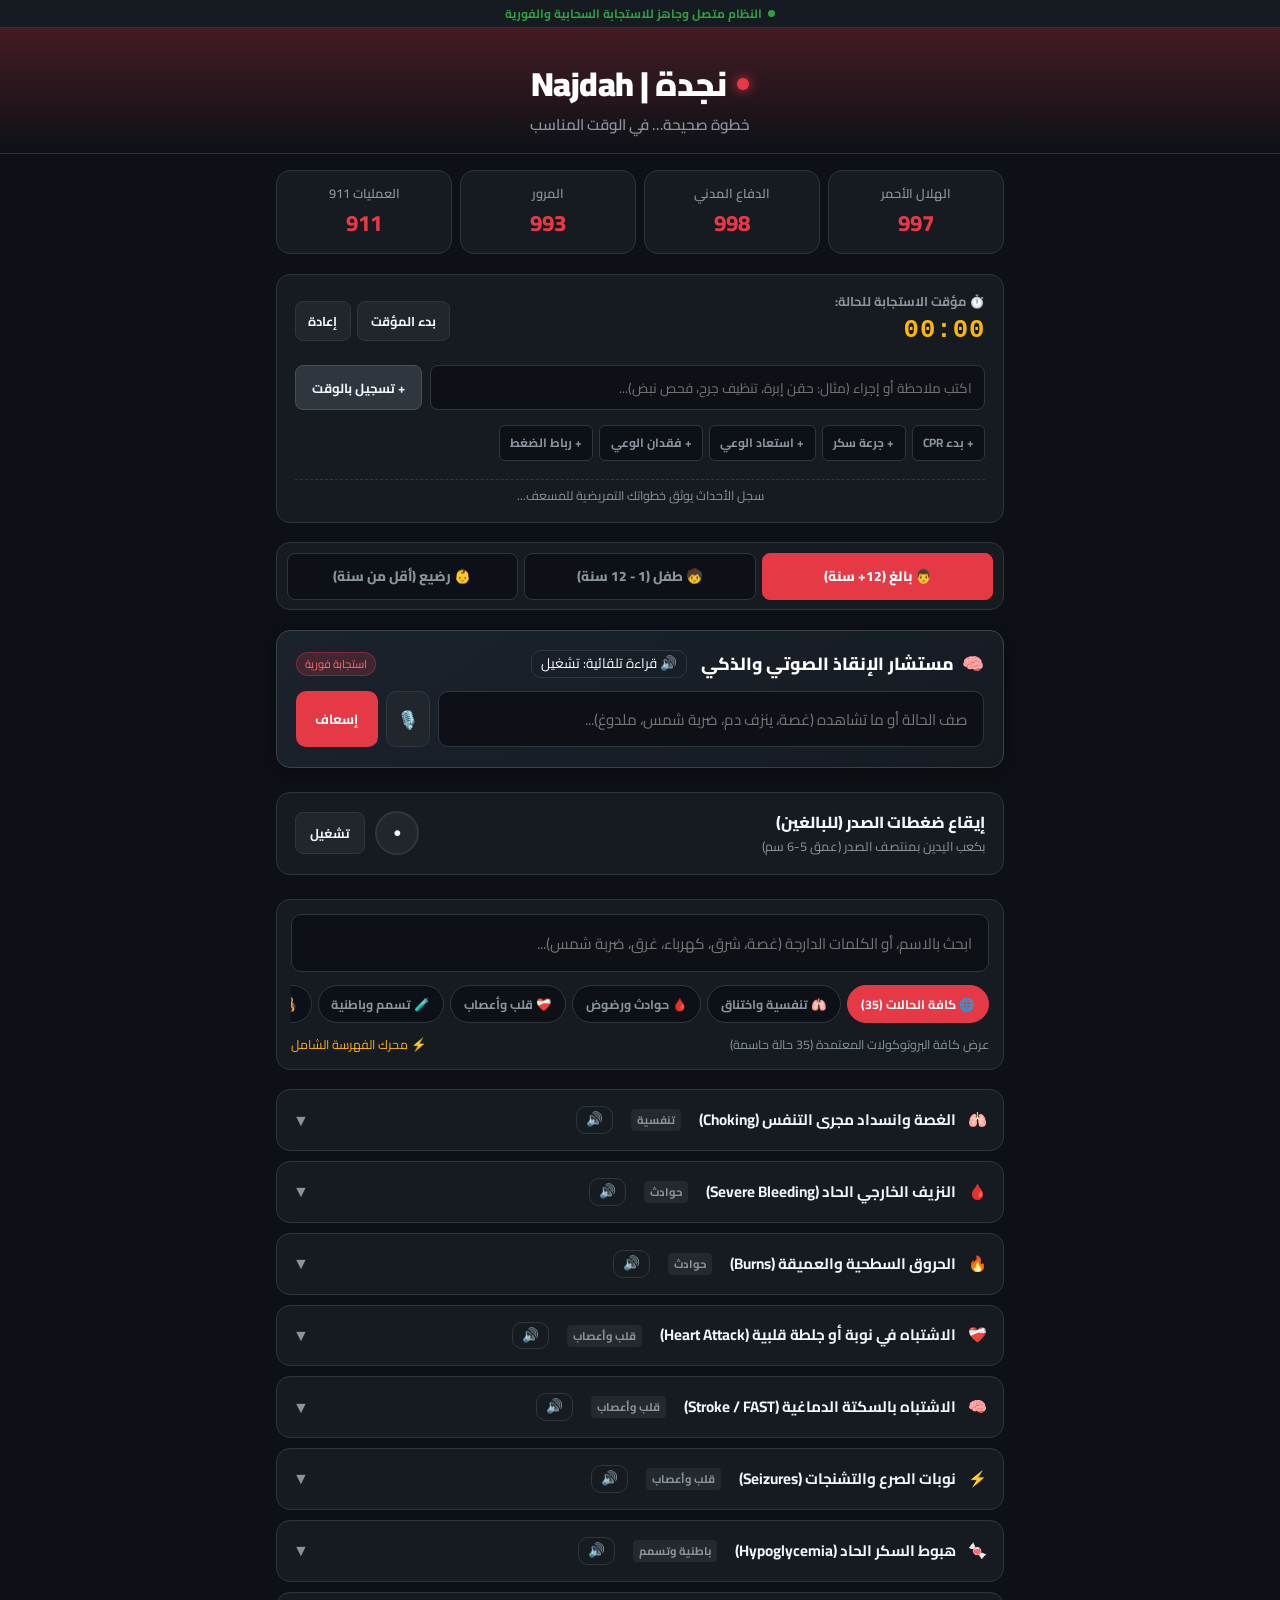
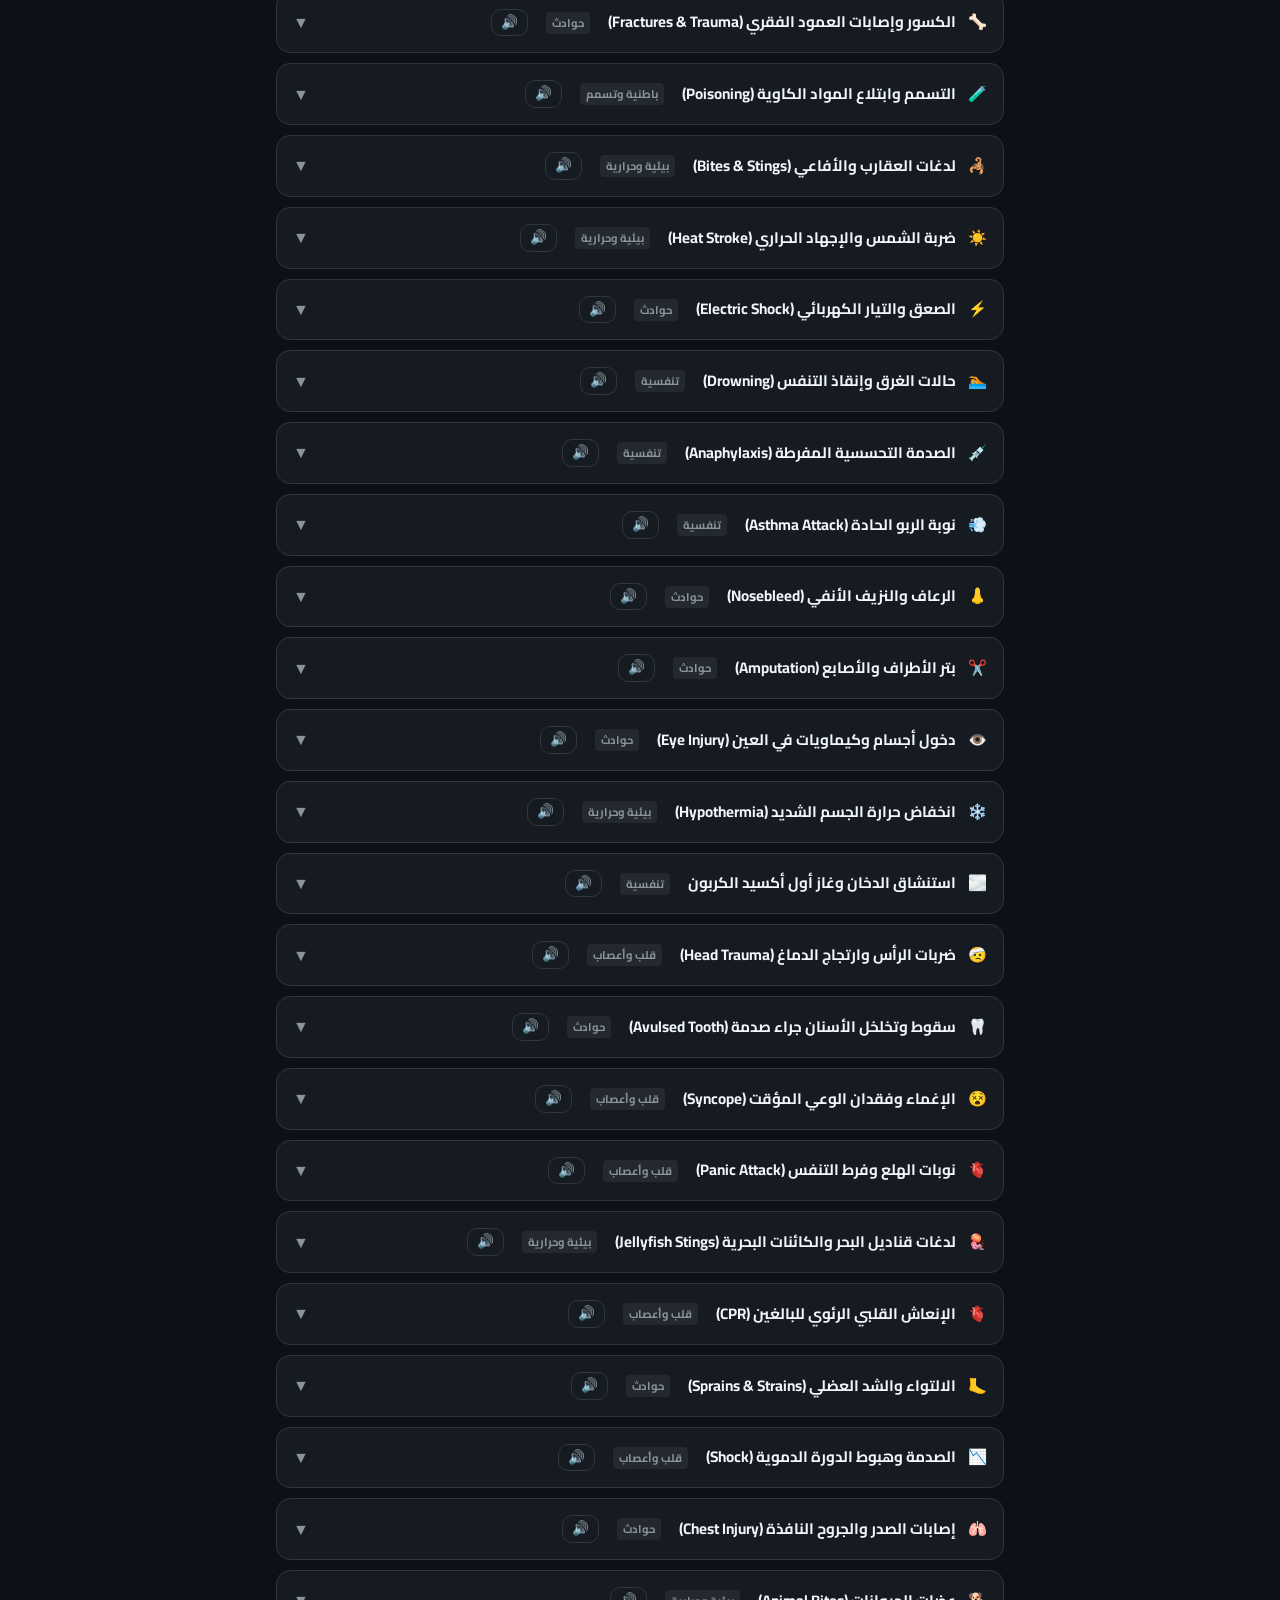
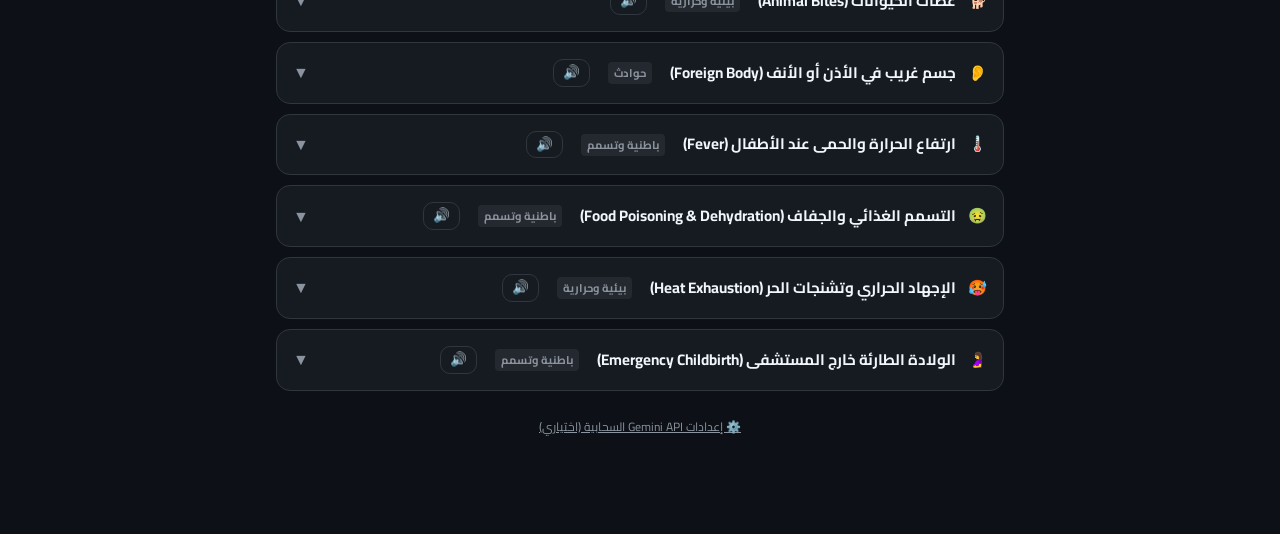
<file: index.html>
<!DOCTYPE html>
<html lang="ar" dir="rtl">
<head>
  <meta charset="UTF-8">
  <meta name="viewport" content="width=device-width, initial-scale=1.0, maximum-scale=1.0, user-scalable=no">
  <title>نجدة | Najdah Pro System</title>
  <meta name="theme-color" content="#0d1117">
  
  <!-- الخطوط -->
  <link rel="preconnect" href="https://fonts.googleapis.com">
  <link rel="preconnect" href="https://fonts.gstatic.com" crossorigin>
  <link href="https://fonts.googleapis.com/css2?family=Cairo:wght@400;600;700;800;900&display=swap" rel="stylesheet">
  
  <!-- ربط ملف التنسيق الخارجي -->
  <link rel="stylesheet" href="style.css">
</head>
<body>

  <div class="network-badge online" id="netStatus">
    <span class="status-dot"></span>
    <span id="netStatusText">النظام متصل وجاهز للاستجابة السحابية والفورية</span>
  </div>

  <header>
    <div class="brand-title">
      <span class="pulse-dot"></span>
      نجدة | Najdah
    </div>
    <div class="brand-slogan">خطوة صحيحة… في الوقت المناسب</div>
  </header>

  <main class="container">
    
    <!-- خطوط الاتصال الساخنة المباشرة -->
    <div class="emergency-dial-grid">
      <a href="tel:997" class="dial-card">
        <span class="agency">الهلال الأحمر</span>
        <span class="number">997</span>
      </a>
      <a href="tel:998" class="dial-card">
        <span class="agency">الدفاع المدني</span>
        <span class="number">998</span>
      </a>
      <a href="tel:993" class="dial-card">
        <span class="agency">المرور</span>
        <span class="number">993</span>
      </a>
      <a href="tel:911" class="dial-card">
        <span class="agency">العمليات 911</span>
        <span class="number">911</span>
      </a>
    </div>

    <!-- مؤقت الاستجابة للحالة مع خانة التدوين الشخصية -->
    <div class="chrono-widget">
      <div class="chrono-header">
        <div>
          <div style="font-size: 0.8rem; font-weight:700; color:var(--text-muted);">⏱️ مؤقت الاستجابة للحالة:</div>
          <div class="chrono-display" id="chronoTimer">00:00</div>
        </div>
        <div class="chrono-controls">
          <button class="chrono-btn" id="chronoToggleBtn" onclick="toggleChrono()">بدء المؤقت</button>
          <button class="chrono-btn" onclick="resetChrono()">إعادة</button>
        </div>
      </div>

      <div class="chrono-custom-input-wrap">
        <input type="text" id="customChronoEvent" placeholder="اكتب ملاحظة أو إجراء (مثال: حقن إبرة، تنظيف جرح، فحص نبض)..." onkeydown="if(event.key === 'Enter') logCustomChronoEvent()">
        <button class="chrono-add-btn" onclick="logCustomChronoEvent()">+ تسجيل بالوقت</button>
      </div>

      <div class="chrono-quick-tags">
        <button class="tag-btn" onclick="logChronoEvent('بدء إنعاش CPR')">+ بدء CPR</button>
        <button class="tag-btn" onclick="logChronoEvent('إعطاء جرعة سكر')">+ جرعة سكر</button>
        <button class="tag-btn" onclick="logChronoEvent('استعادة الوعي')">+ استعاد الوعي</button>
        <button class="tag-btn" onclick="logChronoEvent('فقدان الوعي ')">+ فقدان الوعي </button>
        <button class="tag-btn" onclick="logChronoEvent(' رباط الضغط ')">+ رباط الضغط </button>
    </div>

      <div class="chrono-log-list" id="chronoLogList">
        <div style="text-align: center; color: var(--text-muted);">سجل الأحداث يوثق خطواتك التمريضية للمسعف...</div>
      </div>
    </div>

    <!-- مبدل الفئات العمرية الثلاث -->
    <div class="age-selector-card">
      <button class="age-pill active" id="ageAdult" onclick="setAgeCategory('adult')">👨 بالغ (12+ سنة)</button>
      <button class="age-pill" id="ageChild" onclick="setAgeCategory('child')">🧒 طفل (1 - 12 سنة)</button>
      <button class="age-pill" id="ageInfant" onclick="setAgeCategory('infant')">👶 رضيع (أقل من سنة)</button>
    </div>

    <!-- مستشار الإنقاذ الصوتي والذكي -->
    <section class="ai-assistant-card">
      <div class="ai-header">
        <div class="ai-title">
          <span>🧠</span> مستشار الإنقاذ الصوتي والذكي
        </div>
        <span class="ai-badge">استجابة فورية</span>
      </div>
      <div class="ai-input-wrap">
        <input type="text" id="aiQuery" placeholder="صف الحالة أو ما تشاهده (غصة، ينزف دم، ضربة شمس، ملدوغ)..." onkeydown="if(event.key === 'Enter') processTriage()">
        <button class="icon-action-btn" id="voiceBtn" title="تحدث صوتياً" onclick="toggleVoiceInput()">🎙️</button>
        <button class="ai-submit-btn" id="aiBtn" onclick="processTriage()">إسعاف</button>
      </div>

      <div class="ai-output-box" id="aiOutput"></div>
    </section>

    <!-- بندول إيقاع الإنعاش القلبي الرئوي CPR -->
    <section class="cpr-tool-card">
      <div>
        <h4 style="font-size:1rem; font-weight:800;" id="cprTitleText">إيقاع ضغطات الصدر (للبالغين)</h4>
        <p style="font-size:0.8rem; color:var(--text-muted);" id="cprSubText">بكعب اليدين بمنتصف الصدر (عمق 5-6 سم)</p>
      </div>
      <div style="display:flex; align-items:center; gap:10px;">
        <div class="beat-circle" id="cprIndicator">●</div>
        <button class="cpr-btn" id="cprBtn" onclick="toggleCPR()">تشغيل</button>
      </div>
    </section>

    <!-- محرك البحث والفلترة الشامل -->
    <section class="search-wrapper">
      <div class="search-input-box">
        <input type="text" id="protocolFilter" placeholder="ابحث بالاسم، أو الكلمات الدارجة (غصة، شرق، كهرباء، غرق، ضربة شمس)..." oninput="filterProtocols()">
        <button class="clear-search-btn" id="clearSearchBtn" onclick="clearSearch()">✕</button>
      </div>

      <div class="filter-chips-container" id="filterChips">
        <button class="filter-chip active" data-category="all" onclick="selectCategory('all', this)">🌐 كافة الحالات (35)</button>
        <button class="filter-chip" data-category="respiratory" onclick="selectCategory('respiratory', this)">🫁 تنفسية واختناق</button>
        <button class="filter-chip" data-category="trauma" onclick="selectCategory('trauma', this)">🩸 حوادث ورضوض</button>
        <button class="filter-chip" data-category="cardio" onclick="selectCategory('cardio', this)">❤️‍🩹 قلب وأعصاب</button>
        <button class="filter-chip" data-category="internal" onclick="selectCategory('internal', this)">🧪 تسمم وباطنية</button>
        <button class="filter-chip" data-category="environmental" onclick="selectCategory('environmental', this)">🦂 بيئية وحرارية</button>
      </div>

      <div class="search-stats">
        <span id="matchCountText">عرض كافة البروتوكولات المعتمدة (35 حالة حاسمة)</span>
        <span style="color:var(--accent);">⚡ محرك الفهرسة الشامل</span>
      </div>
    </section>

    <!-- بنك البروتوكولات الإسعافية (35 حالة حاسمة) -->
    <div class="cases-accordion" id="protocolsList">
      
      <!-- 1. الغصة والاختناق -->
      <article class="case-card" data-category="respiratory" 
        data-keywords="غصة اختناق بلع تنفس هيمليك زورق شرق شرقان عظمة شوكة لقمه انسداد مجرى الهواء مكتوم كتمه يلهث ازرقاق الشفاه صوت صفير ما يتنفس بلع جسم كحة قوية">
        <div class="case-header" onclick="toggleAccordion(this)">
          <div class="case-title-wrap">
            <span>🫁</span>
            <span id="chokingTitle">الغصة وانسداد مجرى التنفس (Choking)</span>
            <span class="case-badge-tag">تنفسية</span>
          </div>
          <span class="case-arrow">▼</span>
        </div>
        <div class="case-body" id="chokingBody">
          <div class="guide-step"><div class="guide-step-num">1</div><div class="guide-step-text">شجّع المصاب على السعال بقوة ما دام يصدر صوتاً؛ السعال هو أقوى آلية لطرد العالق.</div></div>
          <div class="guide-step"><div class="guide-step-num">2</div><div class="guide-step-text">إذا اختفى الصوت وأشار لعنقه: وجّه جذعه للأمام واضربه 5 ضربات متتالية بين لوحي الكتف بكعب يدك.</div></div>
          <div class="guide-step"><div class="guide-step-num">3</div><div class="guide-step-text">قف خلفه، ضع قبضة يدك فوق السرة مباشرة، واضغط للداخل وللأعلى (مناورة هيمليك) 5 مرات.</div></div>
          <div class="caution-note">⚠️ إذا سقط المصاب فاقداً للوعي، ضعه مستلقياً على الأرض فوراً وابدأ إنعاش الصدر (CPR).</div>
        </div>
      </article>

      <!-- 2. النزيف الشديد -->
      <article class="case-card" data-category="trauma" 
        data-keywords="نزيف دم جرح قطع شريان طعن سكين نافورة دم ينزف ينزف دم جرح عميق شق طعنة قزاز زجاج جرح مفتوح تدفق الدم تورنيكيه شاش ضغط دموي رصاصة خبطة">
        <div class="case-header" onclick="toggleAccordion(this)">
          <div class="case-title-wrap">
            <span>🩸</span>
            <span>النزيف الخارجي الحاد (Severe Bleeding)</span>
            <span class="case-badge-tag">حوادث</span>
          </div>
          <span class="case-arrow">▼</span>
        </div>
        <div class="case-body">
          <div class="guide-step"><div class="guide-step-num">1</div><div class="guide-step-text">اضغط مباشرة وبكامل ثقلك فوق موضع النزيف بقماش معقم أو قطعة ملابس نظيفة.</div></div>
          <div class="guide-step"><div class="guide-step-num">2</div><div class="guide-step-text">إذا تشبع القماش بالدم لا تنزعه، بل ضع ضمادة إضافية فوقه واستمر في الضغط الثابت المتصل.</div></div>
          <div class="guide-step"><div class="guide-step-num">3</div><div class="guide-step-text">سجّل وقت وضع رباط الضغط بالمؤقت أعلاه وأبلغ المسعف فور وصوله.</div></div>
          <div class="caution-note">⚠️ لا تنزع السكاكين أو الأجسام المغروسة إطلاقاً؛ ثبّتها بضمادات جانبية حتى وصول الجراحة.</div>
        </div>
      </article>

      <!-- 3. الحروق -->
      <article class="case-card" data-category="trauma" 
        data-keywords="حرق حروق نار ماء غليان يغلي حار زيت شمس سلق لهب  نيران  موقد بتقاز  فرن غاز انفجار كهرباء التماس ماء مغلي انكب عليه حرارية احمرار فقعات جلد متقشر كيماويات شحم حار">
        <div class="case-header" onclick="toggleAccordion(this)">
          <div class="case-title-wrap">
            <span>🔥</span>
            <span>الحروق السطحية والعميقة (Burns)</span>
            <span class="case-badge-tag">حوادث</span>
          </div>
          <span class="case-arrow">▼</span>
        </div>
        <div class="case-body">
          <div class="guide-step"><div class="guide-step-num">1</div><div class="guide-step-text">برّد مكان الحرق فوراً بماء جارٍ فاتر (15 - 25 درجة مئوية) لمدة 15 إلى 20 دقيقة متواصلة.</div></div>
          <div class="guide-step"><div class="guide-step-num">2</div><div class="guide-step-text">انزع الخواتم والأساور والملابس غير الملتصقة بالجلد قبل حدوث التورم.</div></div>
          <div class="guide-step"><div class="guide-step-num">3</div><div class="guide-step-text">غطِّ الحرق برفق بشاش معقم غير لاصق أو كيس نايلون مخصص ونظيف لمنع التلوث.</div></div>
          <div class="caution-note">⚠️ تجنب تماماً الثلج، معجون الأسنان، أو الدهون؛ فهي تحبس الحرارة وتضاعف تلف الأنسجة.</div>
        </div>
      </article>

      <!-- 4. الاشتباه بجلطة قلبية -->
      <article class="case-card" data-category="cardio" 
        data-keywords="قلب جلطة صدر ذبحة صدرية نوبة قلبية نوبه جلطه ألم كتف كتمة ثقل بالصدر وجع بالقلب ماسك صدره عرق بارد استفراغ فك اسبرين توقف النبض نغزات صعوبة تنفس دوار ">
        <div class="case-header" onclick="toggleAccordion(this)">
          <div class="case-title-wrap">
            <span>❤️‍🩹</span>
            <span>الاشتباه في نوبة أو جلطة قلبية (Heart Attack)</span>
            <span class="case-badge-tag">قلب وأعصاب</span>
          </div>
          <span class="case-arrow">▼</span>
        </div>
        <div class="case-body">
          <div class="guide-step"><div class="guide-step-num">1</div><div class="guide-step-text">الأعراض: ألم ضاغط كالثقل بمنتصف الصدر يمتد للكتف أو الفك مع تعرق وغثيان.</div></div>
          <div class="guide-step"><div class="guide-step-num">2</div><div class="guide-step-text">أجلس المريض في وضعية نصف جالس لتخفيف الجهد عن عضلة القلب.</div></div>
          <div class="guide-step"><div class="guide-step-num">3</div><div class="guide-step-text">اطلب الإسعاف فوراً (997) ودعه يمضغ حبة أسبرين إن لم تكن لديه حساسية.</div></div>
          <div class="caution-note">⚠️ لا تسمح للمريض بالمشي أو القيادة، وكن مستعداً للإنعاش القلبي فور فقدان الوعي.</div>
        </div>
      </article>

      <!-- 5. السكتة الدماغية -->
      <article class="case-card" data-category="cardio" 
        data-keywords="سكتة دماغية مخ شلل وجه ثقل لسان ميلان الفم فمه مايل يده طايحة ما يقدر يتكلم كلام مخربط مفلوج فجأة ضعف نصفي فقدان توازن صداع مفاجئ شديد فاست fast جلطة بالراس">
        <div class="case-header" onclick="toggleAccordion(this)">
          <div class="case-title-wrap">
            <span>🧠</span>
            <span>الاشتباه بالسكتة الدماغية (Stroke / FAST)</span>
            <span class="case-badge-tag">قلب وأعصاب</span>
          </div>
          <span class="case-arrow">▼</span>
        </div>
        <div class="case-body">
          <div class="guide-step"><div class="guide-step-num">1</div><div class="guide-step-text">افحص الوجه (ميلان بالابتسامة)، والذراعين (سقوط طرف)، والكلام (ثقل وتداخل).</div></div>
          <div class="guide-step"><div class="guide-step-num">2</div><div class="guide-step-text">سجّل وقت بدء الأعراض فوراً عبر مؤقت الحادث بالأعلى لتقديمه لطبيب الطوارئ.</div></div>
          <div class="guide-step"><div class="guide-step-num">3</div><div class="guide-step-text">أبقِ المريض مستلقياً مع رفع الرأس قليلاً واطلب الإسعاف 997.</div></div>
          <div class="caution-note">⚠️ لا تقدم أي طعام أو شراب أو أدوية هاتفياً؛ خوفاً من الاختناق بالرئة.</div>
        </div>
      </article>

      <!-- 6. نوبات الصرع والتشنجات -->
      <article class="case-card" data-category="cardio" 
        data-keywords="صرع تشنج هزات نوبة رعشة كهرباء مخ يرتعش يتنافض يابس متخشب رغوة بالفم فاقد وعي عض لسانه صرعي ينتفض عيونه فوق تشنجات حرارية اطفال">
        <div class="case-header" onclick="toggleAccordion(this)">
          <div class="case-title-wrap">
            <span>⚡</span>
            <span>نوبات الصرع والتشنجات (Seizures)</span>
            <span class="case-badge-tag">قلب وأعصاب</span>
          </div>
          <span class="case-arrow">▼</span>
        </div>
        <div class="case-body">
          <div class="guide-step"><div class="guide-step-num">1</div><div class="guide-step-text">أمّن المحيط فوراً وأبعد الأثاث الحاد والزجاج من حول المصاب.</div></div>
          <div class="guide-step"><div class="guide-step-num">2</div><div class="guide-step-text">ضع وسادة أو سترة لينة تحت رأسه، وفك الأزرار المشدودة حول عنقه.</div></div>
          <div class="guide-step"><div class="guide-step-num">3</div><div class="guide-step-text">سجّل وقت النوبة بالمؤقت، واقلبه على جنبه فور توقف الرعشات لفتح مجرى الهواء.</div></div>
          <div class="caution-note">⚠️ لا تضع أي شيء داخل فمه ولا تحاول كبح حركته؛ فاللسان لا يُبتلع.</div>
        </div>
      </article>

      <!-- 7. غيبوبة وهبوط السكر -->
      <article class="case-card" data-category="internal" 
        data-keywords="سكر هبوط غيبوبة أنسولين دايخ تعرق رعشة سكري انخفاض السكر دايخ يرجف بارد شاحب جوع شديد تلعثم ما يركز فاقد الوعي سكر طايح ابرة أنسولين">
        <div class="case-header" onclick="toggleAccordion(this)">
          <div class="case-title-wrap">
            <span>🍬</span>
            <span>هبوط السكر الحاد (Hypoglycemia)</span>
            <span class="case-badge-tag">باطنية وتسمم</span>
          </div>
          <span class="case-arrow">▼</span>
        </div>
        <div class="case-body">
          <div class="guide-step"><div class="guide-step-num">1</div><div class="guide-step-text">إن كان واعياً: قدّم له نصف كوب عصير، ملعقة عسل، أو ماء محلى بالسكر.</div></div>
          <div class="guide-step"><div class="guide-step-num">2</div><div class="guide-step-text">انتظر 15 دقيقة ثم افحص وعيه أو مستوى السكر ثانية.</div></div>
          <div class="guide-step"><div class="guide-step-num">3</div><div class="guide-step-text">سجّل التوقيت بنقرة زر "+ جرعة سكر" أعلاه.</div></div>
          <div class="caution-note">⚠️ إن كان فاقداً للوعي لا تسكب أي سوائل في حلقه؛ ضعه على جنبه واطلب الإسعاف.</div>
        </div>
      </article>

      <!-- 8. الكسور وإصابات العمود الفقري -->
      <article class="case-card" data-category="trauma" 
        data-keywords="كسر عظم التواء حادث سقوط رض ركبة رقبة طاح من فوق صدم سيارة عظم طالع كسر مضاعف التوى كاحل رجل يد مكسورة مخلوع مفكوك رضوض لا تحركه نخاع شوكي">
        <div class="case-header" onclick="toggleAccordion(this)">
          <div class="case-title-wrap">
            <span>🦴</span>
            <span>الكسور وإصابات العمود الفقري (Fractures & Trauma)</span>
            <span class="case-badge-tag">حوادث</span>
          </div>
          <span class="case-arrow">▼</span>
        </div>
        <div class="case-body">
          <div class="guide-step"><div class="guide-step-num">1</div><div class="guide-step-text">ثبّت الطرف المكسور في موضعه ولا تحاول رد العظام إطلاقاً.</div></div>
          <div class="guide-step"><div class="guide-step-num">2</div><div class="guide-step-text">اصنع جبيرة مؤقتة بواسطة وسادة أو كرتون واربطها برفق فوق وتحت الكسر.</div></div>
          <div class="guide-step"><div class="guide-step-num">3</div><div class="guide-step-text">في حوادث السقوط والسيارات ثبّت الرأس والرقبة بكلتا يديك ومنعه من التحرك.</div></div>
          <div class="caution-note">⚠️ لا تحرك المصاب من مكانه إلا في حال وجود خطر داهم كالحريق.</div>
        </div>
      </article>

      <!-- 9. التسمم وابتلاع المواد الكاوية -->
      <article class="case-card" data-category="internal" 
        data-keywords="تسمم منظف كلور دواء شرب صابون مبيد فلاش كلوركس صابون غسيل طفل شرب ديتول مادة كيميائية بترول جاز قرص غسالة جرعة زائدة ادوية سم فئران كبسولات">
        <div class="case-header" onclick="toggleAccordion(this)">
          <div class="case-title-wrap">
            <span>🧪</span>
            <span>التسمم وابتلاع المواد الكاوية (Poisoning)</span>
            <span class="case-badge-tag">باطنية وتسمم</span>
          </div>
          <span class="case-arrow">▼</span>
        </div>
        <div class="case-body">
          <div class="guide-step"><div class="guide-step-num">1</div><div class="guide-step-text">حدّد المادة المتناولة والكمية التقريبية واحتفظ بالعبوة للمسعف.</div></div>
          <div class="guide-step"><div class="guide-step-num">2</div><div class="guide-step-text">امسح بقايا المادة من فمه واغسل وجهه إن تناثرت عليه.</div></div>
          <div class="guide-step"><div class="guide-step-num">3</div><div class="guide-step-text">اتصل بالإسعاف (997) أو مركز السموم فوراً.</div></div>
          <div class="caution-note">⚠️ إياك أن تجبر المصاب على التقيؤ؛ فالقيء يحرق المريء للمرة الثانية.</div>
        </div>
      </article>

      <!-- 10. لدغات العقارب والأفاعي -->
      <article class="case-card" data-category="environmental" 
        data-keywords="لدغة عقرب ثعبان حية سم قرصة حشرة مقروص ملدوغ داب بر سموم صحراء نزهة كشتة تورم مكان العضة اثر انياب الم شديد انتفاخ ازرقاق برودة طرف">
        <div class="case-header" onclick="toggleAccordion(this)">
          <div class="case-title-wrap">
            <span>🦂</span>
            <span>لدغات العقارب والأفاعي (Bites & Stings)</span>
            <span class="case-badge-tag">بيئية وحرارية</span>
          </div>
          <span class="case-arrow">▼</span>
        </div>
        <div class="case-body">
          <div class="guide-step"><div class="guide-step-num">1</div><div class="guide-step-text">هدئ المصاب تماماً واطلب منه السكون للحد من انتشار السم في الدم.</div></div>
          <div class="guide-step"><div class="guide-step-num">2</div><div class="guide-step-text">أبقِ الطرف الملدوغ أخفض من مستوى القلب وانزع الخواتم أو الأساور فوراً.</div></div>
          <div class="guide-step"><div class="guide-step-num">3</div><div class="guide-step-text">اغسل موضع اللدغة بالماء والصابون وانقله للطوارئ على الفور.</div></div>
          <div class="caution-note">⚠️ لا تجرح موضع اللدغة، ولا تمص السم، ولا تربط الطرف بحبل قاطع للشرايين.</div>
        </div>
      </article>

      <!-- 11. ضربة الشمس والإجهاد الحراري -->
      <article class="case-card" data-category="environmental" 
        data-keywords="ضربة شمس حرارة عالية صيف شمس حارة حر شمس تعرق شديد دوخة شمس سخونة دوار عطش جفاف هبوط شمس حج عمرة مشي بالشمس توقف التعرق هذيان">
        <div class="case-header" onclick="toggleAccordion(this)">
          <div class="case-title-wrap">
            <span>☀️</span>
            <span>ضربة الشمس والإجهاد الحراري (Heat Stroke)</span>
            <span class="case-badge-tag">بيئية وحرارية</span>
          </div>
          <span class="case-arrow">▼</span>
        </div>
        <div class="case-body">
          <div class="guide-step"><div class="guide-step-num">1</div><div class="guide-step-text">انقل المصاب فوراً إلى مكان مظلل، بارد أو مكيف، واطلب الإسعاف إذا كان الجلد حاراً وجافاً.</div></div>
          <div class="guide-step"><div class="guide-step-num">2</div><div class="guide-step-text">انزع الملابس الثقيلة، ورش جسمه برذاذ ماء فاتر مع التهوية المباشرة بالمروحة.</div></div>
          <div class="guide-step"><div class="guide-step-num">3</div><div class="guide-step-text">ضع كمادات باردة تحت الإبطين والرقبة وبين الفخذين؛ هذه المناطق تسرع تبريد الأوعية الدموية.</div></div>
          <div class="caution-note">⚠️ لا تسقِه ماءً مثلجاً دفعة واحدة ولا تعطِه سوائل إن كان مشوشاً أو فاقداً للوعي.</div>
        </div>
      </article>

      <!-- 12. الصعق والتكهرب -->
      <article class="case-card" data-category="trauma" 
        data-keywords="كهرباء تكهرب صعق التماس سلك عريان فيش شاحن صعقة كهربائية تيار كهربائي مسكته الكهرباء صعق في الحمام غسالة كهربائية سلك مقطوع">
        <div class="case-header" onclick="toggleAccordion(this)">
          <div class="case-title-wrap">
            <span>⚡</span>
            <span>الصعق والتيار الكهربائي (Electric Shock)</span>
            <span class="case-badge-tag">حوادث</span>
          </div>
          <span class="case-arrow">▼</span>
        </div>
        <div class="case-body">
          <div class="guide-step"><div class="guide-step-num">1</div><div class="guide-step-text">لا تلمس المصاب بيدك المجردة إطلاقاً وهو متصل بالتيار الكهربائي.</div></div>
          <div class="guide-step"><div class="guide-step-num">2</div><div class="guide-step-text">افصل القاطع الرئيسي فوراً، أو ادفعه بأداة عازلة تماماً (عصا خشبية جافة، مكنسة، كرتون سميك).</div></div>
          <div class="guide-step"><div class="guide-step-num">3</div><div class="guide-step-text">بمجرد عزله: افحص التنفس والنبض فوراً وكن جاهزاً لتطبيق الـ CPR في ثوانٍ.</div></div>
          <div class="caution-note">⚠️ التيارات الكهربائية غالباً تسبب توقفاً مفاجئاً لرجفان البطين القلبي حتى لو لم تظهر حروق خارجية.</div>
        </div>
      </article>

      <!-- 13. الغرق وإنقاذ مجرى التنفس -->
      <article class="case-card" data-category="respiratory" 
        data-keywords="غرق مسبح بحر غريق موية بالرئة شرب ماء بلع ماء غاطس بالمسبح طفل طاح بالمسبح انقاذ غريق اختناق بالماء شرقان ماء تنفس صناعي">
        <div class="case-header" onclick="toggleAccordion(this)">
          <div class="case-title-wrap">
            <span>🏊</span>
            <span>حالات الغرق وإنقاذ التنفس (Drowning)</span>
            <span class="case-badge-tag">تنفسية</span>
          </div>
          <span class="case-arrow">▼</span>
        </div>
        <div class="case-body">
          <div class="guide-step"><div class="guide-step-num">1</div><div class="guide-step-text">أخرج المصاب من الماء بأمان مع الحرص الشديد على عدم ثني الرقبة لاحتمال وجود كسر عنقي.</div></div>
          <div class="guide-step"><div class="guide-step-num">2</div><div class="guide-step-text">إن لم يكن يتنفس: ابدأ بـ 5 أنفاس إنقاذية أولاً، ثم باشر دورات الـ CPR (30 ضغطة ونَفَسَيْن).</div></div>
          <div class="guide-step"><div class="guide-step-num">3</div><div class="guide-step-text">انزع الملابس المبتلة وجفف جسده وغطه ببطانية جافة لتفادي هبوط الحرارة.</div></div>
          <div class="caution-note">⚠️ لا تضيع الوقت في محاولة إخراج الماء من بطنه بالضغط؛ ابدأ الإنعاش القلبي الرئوي فوراً.</div>
        </div>
      </article>

      <!-- 14. الصدمة التحسسية المفرطة -->
      <article class="case-card" data-category="respiratory" 
        data-keywords="حساسية صدمة تحسسية انافيلاكسيس حقنة ايبينفرين بنسلين مكسرات حساسية فول سوداني لدغة نحل انتفاخ الحلق والشفتين طفح جلدي احمرار ضيق شديد بالحلق">
        <div class="case-header" onclick="toggleAccordion(this)">
          <div class="case-title-wrap">
            <span>💉</span>
            <span>الصدمة التحسسية المفرطة (Anaphylaxis)</span>
            <span class="case-badge-tag">تنفسية</span>
          </div>
          <span class="case-arrow">▼</span>
        </div>
        <div class="case-body">
          <div class="guide-step"><div class="guide-step-num">1</div><div class="guide-step-text">ابحث فوراً مع المصاب عن قلم حقن الإبينفرين الذاتي (EpiPen) واحقنه في منتصف الفخذ الخارجي.</div></div>
          <div class="guide-step"><div class="guide-step-num">2</div><div class="guide-step-text">اتصل بالإسعاف (997) فوراً واذكر بوضوح وجود صدمة حساسية مفرطة مهددة للتنفس.</div></div>
          <div class="guide-step"><div class="guide-step-num">3</div><div class="guide-step-text">اجعل المصاب يستلقي على ظهره وارفع رجليه للأعلى لتحسين ضغط الدم؛ واجعله يجلس إن تعسر تنفسه.</div></div>
          <div class="caution-note">⚠️ لا تجعله يقف أو يمشي؛ هبوط الضغط الحاد قد يؤدي للوفاة السريعة.</div>
        </div>
      </article>

      <!-- 15. نوبة الربو وضيق التنفس -->
      <article class="case-card" data-category="respiratory" 
        data-keywords="ربو بخاخ فنتولين كتمة صدر صفير تنفس ازمة ربوية صدر مقفول زفير صعب حساسية صدر سعال متواصل ما يقدر يكمل جملة بخاخ ازرق">
        <div class="case-header" onclick="toggleAccordion(this)">
          <div class="case-title-wrap">
            <span>💨</span>
            <span>نوبة الربو الحادة (Asthma Attack)</span>
            <span class="case-badge-tag">تنفسية</span>
          </div>
          <span class="case-arrow">▼</span>
        </div>
        <div class="case-body">
          <div class="guide-step"><div class="guide-step-num">1</div><div class="guide-step-text">أجلس المريض في وضعية مستقيمة للأمام وساعده على أخذ 4 بخات من بخاخ التوسيع (الفنتولين) بفارق دقيقة.</div></div>
          <div class="guide-step"><div class="guide-step-num">2</div><div class="guide-step-text">إذا لم تتحسن الأعراض بعد 4 دقائق: أعطه 4 بخات أخرى وكرر ذلك حتى وصول الإسعاف.</div></div>
          <div class="guide-step"><div class="guide-step-num">3</div><div class="guide-step-text">اطلب الإسعاف فوراً (997) إذا عجز المصاب عن نطق جملة واحدة أو ازرقت أطرافه.</div></div>
          <div class="caution-note">⚠️ لا تجعل مريض نوبة الربو يستلقي أبداً؛ الاستلقاء يضغط الحجاب الحاجز ويزيد الاختناق.</div>
        </div>
      </article>

      <!-- 16. الرعاف والنزيف الأنفي -->
      <article class="case-card" data-category="trauma" 
        data-keywords="رعاف نزيف انف دم من الانف يقطر دم من خشمه صدمة بالوجه خشم ينزف اوعية انفية حرارة بالانف ضربة على الانف كدمة انف">
        <div class="case-header" onclick="toggleAccordion(this)">
          <div class="case-title-wrap">
            <span>👃</span>
            <span>الرعاف والنزيف الأنفي (Nosebleed)</span>
            <span class="case-badge-tag">حوادث</span>
          </div>
          <span class="case-arrow">▼</span>
        </div>
        <div class="case-body">
          <div class="guide-step"><div class="guide-step-num">1</div><div class="guide-step-text">انحنِ بالرأس للأمام قليلاً وليس للخلف إطلاقاً لمنع رجوع الدم للحلق والمعدة.</div></div>
          <div class="guide-step"><div class="guide-step-num">2</div><div class="guide-step-text">اضغط بإصبعيك على الجزء اللحمي اللين من الأنف تحت العظم مباشرة لمدة 10 دقائق متواصلة.</div></div>
          <div class="guide-step"><div class="guide-step-num">3</div><div class="guide-step-text">تنفس من الفم وضع كمادة باردة على جسر الأنف وأعلى الجبين لتضييق الشعيرات.</div></div>
          <div class="caution-note">⚠️ إذا استمر النزيف أكثر من 20 دقيقة أو أعقب ضربة رأس قوية يجب التوجه للطوارئ.</div>
        </div>
      </article>

      <!-- 17. بتر الأطراف أو الأصابع -->
      <article class="case-card" data-category="trauma" 
        data-keywords="بتر اصبع مقطوع يد مقطوعة عضو مبتور قص منشار قطاعة الة حادة لحام اصبع طار حفظ الطرف المبتور ثلج كيس شاش">
        <div class="case-header" onclick="toggleAccordion(this)">
          <div class="case-title-wrap">
            <span>✂️</span>
            <span>بتر الأطراف والأصابع (Amputation)</span>
            <span class="case-badge-tag">حوادث</span>
          </div>
          <span class="case-arrow">▼</span>
        </div>
        <div class="case-body">
          <div class="guide-step"><div class="guide-step-num">1</div><div class="guide-step-text">أوقف النزيف في طرف المصاب بالضغط المباشر الشديد واستخدام رباط ضاغط فوراً وسجل الوقت.</div></div>
          <div class="guide-step"><div class="guide-step-num">2</div><div class="guide-step-text">لف الجزء المبتور بقماش شاش معقم نظيف ومبلل قليلاً ثم ضعه في كيس بلاستيكي محكم الإغلاق.</div></div>
          <div class="guide-step"><div class="guide-step-num">3</div><div class="guide-step-text">ضع هذا الكيس داخل كيس آخر يحتوي على ماء وثلج (تبريد غير مباشر).</div></div>
          <div class="caution-note">⚠️ لا تضع العضو المبتور مباشرة فوق الثلج أو في الماء المجرد؛ فذلك يقتل الخلايا ويمنع إعادة وصلها جراحياً.</div>
        </div>
      </article>

      <!-- 18. إصابات العين والكيماويات -->
      <article class="case-card" data-category="trauma" 
        data-keywords="عين كلور بالعين صابون بالعين مادة كيميائية في العين شظية بالعين جرح بالعين قزازة بالعين عمى غسيل العين حرق كيميائي بالعين">
        <div class="case-header" onclick="toggleAccordion(this)">
          <div class="case-title-wrap">
            <span>👁️</span>
            <span>دخول أجسام وكيماويات في العين (Eye Injury)</span>
            <span class="case-badge-tag">حوادث</span>
          </div>
          <span class="case-arrow">▼</span>
        </div>
        <div class="case-body">
          <div class="guide-step"><div class="guide-step-num">1</div><div class="guide-step-text">في حالة الكيماويات والمنظفات: اغسل العين بماء جارٍ نظيف ومستمر لمدة 15 إلى 20 دقيقة فوراً.</div></div>
          <div class="guide-step"><div class="guide-step-num">2</div><div class="guide-step-text">في حالة الشظايا المنغرسة: لا تفرك العين ولا تحاول نزع الجسم العالق إطلاقاً.</div></div>
          <div class="guide-step"><div class="guide-step-num">3</div><div class="guide-step-text">غطِّ العين بكوب ورقي لحمايتها دون ملامستها، واطلب من المصاب إبقاء العينين ساكنتين.</div></div>
          <div class="caution-note">⚠️ فرك العين عند وجود شظايا زجاجية أو معدنية يمزق القرنية ويحدث تلفاً دائماً بالبصر.</div>
        </div>
      </article>

      <!-- 19. هبوط حرارة الجسم الشديد -->
      <article class="case-card" data-category="environmental" 
        data-keywords="برودة تجمد هبوط حرارة ثلج برد قارس ارتجاف شديد شحوب برودة جلد ارتباك بردي هيبوثيرميا برد صحراء شتاء متجمد">
        <div class="case-header" onclick="toggleAccordion(this)">
          <div class="case-title-wrap">
            <span>❄️</span>
            <span>انخفاض حرارة الجسم الشديد (Hypothermia)</span>
            <span class="case-badge-tag">بيئية وحرارية</span>
          </div>
          <span class="case-arrow">▼</span>
        </div>
        <div class="case-body">
          <div class="guide-step"><div class="guide-step-num">1</div><div class="guide-step-text">انقل المصاب لبيئة دافئة وانزع أي ملابس مبللة وجفف جسده بسرعة.</div></div>
          <div class="guide-step"><div class="guide-step-num">2</div><div class="guide-step-text">لفه بطبقات من البطانيات الجافة مع تدفئة الجذع والصدر والرقبة أولاً.</div></div>
          <div class="guide-step"><div class="guide-step-num">3</div><div class="guide-step-text">قدّم له مشروبات دافئة وسكرية فقط إذا كان واعياً وقادراً على البلع بوضوح.</div></div>
          <div class="caution-note">⚠️ لا تفرك أطرافه المتجمدة ولا تعرضه لحرارة مدفأة مباشرة مفاجئة؛ تفادياً لحدوث اضطراب بنبض القلب.</div>
        </div>
      </article>

      <!-- 20. الاختناق بالدخان والغاز -->
      <article class="case-card" data-category="respiratory" 
        data-keywords="دخان غاز حريق اول اكسيد الكربون خنقة اختناق بالدخان فحم دفاية غاز تسريب غاز صخام دوخة غاز كتمة حريق">
        <div class="case-header" onclick="toggleAccordion(this)">
          <div class="case-title-wrap">
            <span>🌫️</span>
            <span>استنشاق الدخان وغاز أول أكسيد الكربون</span>
            <span class="case-badge-tag">تنفسية</span>
          </div>
          <span class="case-arrow">▼</span>
        </div>
        <div class="case-body">
          <div class="guide-step"><div class="guide-step-num">1</div><div class="guide-step-text">أخرج المصاب فوراً إلى الهواء النقي الطلق دون تعريض نفسك للخطر.</div></div>
          <div class="guide-step"><div class="guide-step-num">2</div><div class="guide-step-text">فك الملابس الضاغطة حول الرقبة والصدر وافحص مجرى الهواء.</div></div>
          <div class="guide-step"><div class="guide-step-num">3</div><div class="guide-step-text">اطلب الدفاع المدني (998) والإسعاف (997) وكن مستعداً لإنعاش الصدر.</div></div>
          <div class="caution-note">⚠️ غاز أول أكسيد الكربون الصادر عن الفحم والدفايات عديم الرائحة واللون وقاتل صامت؛ تهوية المكان هي الخطوة الأولى.</div>
        </div>
      </article>

      <!-- 21. ضربات الرأس وارتجاج الدماغ -->
      <article class="case-card" data-category="cardio" 
        data-keywords="ضربة رأس طيحة على الرأس ارتجاج مخ غيبوبة تقيؤ بعد الضربة دوخة فقدان ذاكرة حادث خبطة رأس دم من الاذن طفل طاح على راسه">
        <div class="case-header" onclick="toggleAccordion(this)">
          <div class="case-title-wrap">
            <span>🤕</span>
            <span>ضربات الرأس وارتجاج الدماغ (Head Trauma)</span>
            <span class="case-badge-tag">قلب وأعصاب</span>
          </div>
          <span class="case-arrow">▼</span>
        </div>
        <div class="case-body">
          <div class="guide-step"><div class="guide-step-num">1</div><div class="guide-step-text">ثبّت رأس وعنق المصاب في خط مستقيم وتجنب تحريكه مطلقاً.</div></div>
          <div class="guide-step"><div class="guide-step-num">2</div><div class="guide-step-text">راقب علامات الخطر: تقيؤ متكرر، فقدان وعي ولو لثوانٍ، خروج سائل مائي أو دم من الأذن أو الأنف.</div></div>
          <div class="guide-step"><div class="guide-step-num">3</div><div class="guide-step-text">ضع كمادة باردة ملفوفة بقماش فوق موضع الكدمة دون الضغط على عظام الجمجمة.</div></div>
          <div class="caution-note">⚠️ لا تسمح للمصاب بالنوم دون فحص استجابته دورياً، وتوجه للطوارئ فوراً إذا ظهر تلعثم أو تشوش.</div>
        </div>
      </article>

      <!-- 22. سقوط وتخلخل الأسنان -->
      <article class="case-card" data-category="trauma" 
        data-keywords="سن طايح سن مكسور ضرس طاح خلع سن بالضربة طيحة على الفم نزيف لثة سن مقلوع حفظ السن حليب">
        <div class="case-header" onclick="toggleAccordion(this)">
          <div class="case-title-wrap">
            <span>🦷</span>
            <span>سقوط وتخلخل الأسنان جراء صدمة (Avulsed Tooth)</span>
            <span class="case-badge-tag">حوادث</span>
          </div>
          <span class="case-arrow">▼</span>
        </div>
        <div class="case-body">
          <div class="guide-step"><div class="guide-step-num">1</div><div class="guide-step-text">امسك السن من التاج الأبيض فقط وتجنب تماماً لمس جذر السن أو فركه.</div></div>
          <div class="guide-step"><div class="guide-step-num">2</div><div class="guide-step-text">إذا كان متسخاً اشطفه بلطف بحليب بارد أو محلول ملحي دون كشطه.</div></div>
          <div class="guide-step"><div class="guide-step-num">3</div><div class="guide-step-text">احفظ السن في كوب حليب سائل أو لعاب المصاب وتوجه لطبيب الأسنان خلال ساعة واحدة لإنقاذ السن.</div></div>
          <div class="caution-note">⚠️ لا تحفظ السن في ماء صنبور عادي؛ فالماء العذب يسبب تمزق خلايا غشاء الجذر الحيوي.</div>
        </div>
      </article>

      <!-- 23. الإغماء وفقدان الوعي المؤقت -->
      <article class="case-card" data-category="cardio" 
        data-keywords="اغماء اغمي عليه دايخ غاب عن الوعي طاح فجأة غشاوة هبوط ضغط وقوف طويل شحوب سينكوب فاقد الوعي صحصح">
        <div class="case-header" onclick="toggleAccordion(this)">
          <div class="case-title-wrap">
            <span>😵</span>
            <span>الإغماء وفقدان الوعي المؤقت (Syncope)</span>
            <span class="case-badge-tag">قلب وأعصاب</span>
          </div>
          <span class="case-arrow">▼</span>
        </div>
        <div class="case-body">
          <div class="guide-step"><div class="guide-step-num">1</div><div class="guide-step-text">اجعل المصاب يستلقي على ظهره وارفع رجليه بمقدار 30 سم عن الأرض لتدفق الدم للدماغ.</div></div>
          <div class="guide-step"><div class="guide-step-num">2</div><div class="guide-step-text">فك الأزرار والياقة المشدودة وافتح النوافذ لتهوية المكان فوراً.</div></div>
          <div class="guide-step"><div class="guide-step-num">3</div><div class="guide-step-text">إذا لم يستعد الوعي خلال دقيقة واحدة، ضعه في وضعية الإفاقة الجانبية واطلب الإسعاف 997.</div></div>
          <div class="caution-note">⚠️ لا تجلس المصاب فور إفاقته بسرعة؛ دعه يستلقي 10 دقائق لتجنب تجدد نوبة الإغماء والسقوط.</div>
        </div>
      </article>

      <!-- 24. نوبات الهلع وفرط التنفس -->
      <article class="case-card" data-category="cardio" 
        data-keywords="هلع رعب خوف شديد نوبة هلع بكاء ارتعاش تنفس سريع فرط تنفس بانيك اتاك خفقان الموت خوف مفاجئ تنميل اطراف">
        <div class="case-header" onclick="toggleAccordion(this)">
          <div class="case-title-wrap">
            <span>🫀</span>
            <span>نوبات الهلع وفرط التنفس (Panic Attack)</span>
            <span class="case-badge-tag">قلب وأعصاب</span>
          </div>
          <span class="case-arrow">▼</span>
        </div>
        <div class="case-body">
          <div class="guide-step"><div class="guide-step-num">1</div><div class="guide-step-text">طمئن المصاب بصوت هادئ وثابت وأكد له أنه بأمان والأعراض ستزول بعد دقائق.</div></div>
          <div class="guide-step"><div class="guide-step-num">2</div><div class="guide-step-text">وجّهه لتقنية التنفس البطيء: شهيق من الأنف في 4 ثوانٍ، حبس النفس لثانيتين، زفير بطيء في 6 ثوانٍ.</div></div>
          <div class="guide-step"><div class="guide-step-num">3</div><div class="guide-step-text">ساعده على تشتيت التركيز برصد 5 أشياء يراها حوله و4 أشياء يلمسها بيده.</div></div>
          <div class="caution-note">⚠️ لا تستخدم الأكياس الورقية للتنفس نهائياً؛ فقد تكون الأعراض ناتجة عن ذبحة صدرية أو ربو وتسبب نقص أكسجين خطيراً.</div>
        </div>
      </article>

      <!-- 25. لدغات قناديل البحر والكائنات البحرية -->
      <article class="case-card" data-category="environmental" 
        data-keywords="قنديل بحر لدغة قنديل سمكة صخرية شوكة سمك بحر شاطئ حرقان جلد لسعة قنديل حكة بحر ماء مالح خل لسعة بحرية">
        <div class="case-header" onclick="toggleAccordion(this)">
          <div class="case-title-wrap">
            <span>🪼</span>
            <span>لدغات قناديل البحر والكائنات البحرية (Jellyfish Stings)</span>
            <span class="case-badge-tag">بيئية وحرارية</span>
          </div>
          <span class="case-arrow">▼</span>
        </div>
        <div class="case-body">
          <div class="guide-step"><div class="guide-step-num">1</div><div class="guide-step-text">اشطف موضع اللدغة فوراً بخل طعام مخفف أو ماء البحر المالح لتعطيل كبسولات السم.</div></div>
          <div class="guide-step"><div class="guide-step-num">2</div><div class="guide-step-text">أزل المجسات المرئية العالقة بملقط أو بطاقة بلاستيكية دون لمسها بيدك.</div></div>
          <div class="guide-step"><div class="guide-step-num">3</div><div class="guide-step-text">اغمر العضو المصاب في ماء ساخن قدر التحمل (40-45 مئوية) لمدة 20 دقيقة لتفكيك بروتين السم.</div></div>
          <div class="caution-note">⚠️ لا تغسل موضع اللسعة بماء عذب نقي ولا تفركه بالرمل؛ الماء العذب يفجر خلايا السم فوراً ويزيد الألم.</div>
        </div>
      </article>

      <!-- 26. الإنعاش القلبي الرئوي للبالغين -->
      <article class="case-card" data-category="cardio" 
        data-keywords="انعاش قلبي رئوي سي بي ار cpr توقف قلب توقف القلب ما يتنفس ما فيه نبض ضغطات الصدر تنفس صناعي فاقد وعي ما يستجيب جهاز صدمات aed">
        <div class="case-header" onclick="toggleAccordion(this)">
          <div class="case-title-wrap">
            <span>🫀</span>
            <span>الإنعاش القلبي الرئوي للبالغين (CPR)</span>
            <span class="case-badge-tag">قلب وأعصاب</span>
          </div>
          <span class="case-arrow">▼</span>
        </div>
        <div class="case-body">
          <div class="guide-step"><div class="guide-step-num">1</div><div class="guide-step-text">تأكد من أمان المكان، ثم هزّ كتف المصاب ونادِه بصوت عالٍ؛ إن لم يستجب ولا يتنفس بشكل طبيعي اتصل بالإسعاف (997) واطلب جهاز الصدمات (AED) إن وُجد.</div></div>
          <div class="guide-step"><div class="guide-step-num">2</div><div class="guide-step-text">ضع كعب يدك في منتصف الصدر واضغط بعمق 5 - 6 سم بمعدل 100 - 120 ضغطة في الدقيقة، مع ترك الصدر يرتد كاملاً بين الضغطات.</div></div>
          <div class="guide-step"><div class="guide-step-num">3</div><div class="guide-step-text">بعد كل 30 ضغطة أعطِ نَفَسَيْن إنقاذيين (إن كنت مدرباً) مع إمالة الرأس للخلف ورفع الذقن، ثم عُد للضغطات دون تأخير.</div></div>
          <div class="caution-note">⚠️ لا توقف الإنعاش إلا إذا عاد المصاب للتنفس، أو وصل الإسعاف، أو أنهكك التعب. إن لم تكن مدرباً على التنفس الإنقاذي فاكتفِ بالضغطات المتواصلة.</div>
        </div>
      </article>

      <!-- 27. الالتواء والإصابات الرياضية -->
      <article class="case-card" data-category="trauma" 
        data-keywords="التواء كاحل التوى رجلي التواء قدم رباط متمزق شد عضلي ورم تورم رياضة لعب كورة طحت على رجلي ركبة تورمت كدمة زرقاء مفصل">
        <div class="case-header" onclick="toggleAccordion(this)">
          <div class="case-title-wrap">
            <span>🦶</span>
            <span>الالتواء والشد العضلي (Sprains & Strains)</span>
            <span class="case-badge-tag">حوادث</span>
          </div>
          <span class="case-arrow">▼</span>
        </div>
        <div class="case-body">
          <div class="guide-step"><div class="guide-step-num">1</div><div class="guide-step-text">أوقف النشاط فوراً وأرح المفصل المصاب ولا تحمّل عليه وزنك.</div></div>
          <div class="guide-step"><div class="guide-step-num">2</div><div class="guide-step-text">ضع كمادة باردة ملفوفة بقماش على الموضع 15 - 20 دقيقة كل ساعتين تقريباً خلال أول 48 ساعة.</div></div>
          <div class="guide-step"><div class="guide-step-num">3</div><div class="guide-step-text">لف المفصل بضماد مرن بضغط معتدل غير مشدود، وارفع الطرف أعلى من مستوى القلب لتقليل التورم.</div></div>
          <div class="caution-note">⚠️ إذا ظهر تشوه بالمفصل، أو تعذّر الوقوف عليه، أو حدث تنميل أو ازرقاق بالأصابع فاعتبرها كسراً وتوجه للطوارئ. لا تدلّك الموضع.</div>
        </div>
      </article>

      <!-- 28. الصدمة وهبوط الدورة الدموية -->
      <article class="case-card" data-category="cardio" 
        data-keywords="صدمة هبوط حاد ضغط شحوب جلد بارد رطب نبض سريع ضعيف نزيف داخلي تعرق بارد ارتباك عطش شديد تنفس سريع صدمة نزفية">
        <div class="case-header" onclick="toggleAccordion(this)">
          <div class="case-title-wrap">
            <span>📉</span>
            <span>الصدمة وهبوط الدورة الدموية (Shock)</span>
            <span class="case-badge-tag">قلب وأعصاب</span>
          </div>
          <span class="case-arrow">▼</span>
        </div>
        <div class="case-body">
          <div class="guide-step"><div class="guide-step-num">1</div><div class="guide-step-text">اطلب الإسعاف (997) فوراً، وأوقف أي نزيف ظاهر بالضغط المباشر.</div></div>
          <div class="guide-step"><div class="guide-step-num">2</div><div class="guide-step-text">أرقد المصاب على ظهره وارفع رجليه نحو 30 سم إن لم يكن هناك اشتباه بإصابة في الرأس أو العمود الفقري أو كسر بالساقين.</div></div>
          <div class="guide-step"><div class="guide-step-num">3</div><div class="guide-step-text">غطّه ببطانية خفيفة للحفاظ على حرارته، وفك الملابس الضاغطة، وراقب تنفسه ووعيه باستمرار.</div></div>
          <div class="caution-note">⚠️ لا تعطِ المصاب أي طعام أو شراب حتى لو اشتكى من العطش؛ قد يحتاج لعملية عاجلة.</div>
        </div>
      </article>

      <!-- 29. إصابات الصدر والجروح النافذة -->
      <article class="case-card" data-category="trauma" 
        data-keywords="جرح بالصدر طعنة بالصدر رصاصة صدر ضلوع مكسورة كسر ضلع رئة ثقب بالصدر صوت هواء من الجرح ضيق تنفس بعد حادث ضربة على الصدر">
        <div class="case-header" onclick="toggleAccordion(this)">
          <div class="case-title-wrap">
            <span>🫁</span>
            <span>إصابات الصدر والجروح النافذة (Chest Injury)</span>
            <span class="case-badge-tag">حوادث</span>
          </div>
          <span class="case-arrow">▼</span>
        </div>
        <div class="case-body">
          <div class="guide-step"><div class="guide-step-num">1</div><div class="guide-step-text">اطلب الإسعاف (997) فوراً وأبقِ المصاب هادئاً، وأجلسه في وضعية نصف جالس إن كان واعياً.</div></div>
          <div class="guide-step"><div class="guide-step-num">2</div><div class="guide-step-text">إذا كان الجرح يسحب الهواء: غطِّه بقطعة بلاستيك أو رقاقة نظيفة ولصّقها من ثلاث جهات فقط وأبقِ جهة واحدة مفتوحة، أو اضغط عليه بكفك مغطاة بقفاز.</div></div>
          <div class="guide-step"><div class="guide-step-num">3</div><div class="guide-step-text">في حال كسر الضلوع دعه يسند صدره بوسادة أو ذراعه دون ربط الصدر بإحكام، وراقب تنفسه.</div></div>
          <div class="caution-note">⚠️ لا تنزع أي جسم مغروس بالصدر، ولا تغلق الجرح من الجهات الأربع؛ فذلك قد يحبس الهواء ويسبب انهيار الرئة.</div>
        </div>
      </article>

      <!-- 30. عضات الحيوانات -->
      <article class="case-card" data-category="environmental" 
        data-keywords="عضة كلب عضة قطة عضه حيوان كلب مسعور عضني كلب خدش قط سعار داء الكلب عضة حمار عضة جمل عضة انسان انياب جرح عضة">
        <div class="case-header" onclick="toggleAccordion(this)">
          <div class="case-title-wrap">
            <span>🐕</span>
            <span>عضات الحيوانات (Animal Bites)</span>
            <span class="case-badge-tag">بيئية وحرارية</span>
          </div>
          <span class="case-arrow">▼</span>
        </div>
        <div class="case-body">
          <div class="guide-step"><div class="guide-step-num">1</div><div class="guide-step-text">ابتعد عن الحيوان فوراً إلى مكان آمن، ثم اغسل الجرح بالماء الجاري والصابون لمدة 15 دقيقة على الأقل.</div></div>
          <div class="guide-step"><div class="guide-step-num">2</div><div class="guide-step-text">إن كان هناك نزيف اضغط عليه بشاش نظيف حتى يتوقف، ثم غطِّ الجرح بضمادة معقمة.</div></div>
          <div class="guide-step"><div class="guide-step-num">3</div><div class="guide-step-text">توجه للمستشفى أو المركز الصحي في نفس اليوم لتقييم الحاجة إلى مصل داء الكلب ولقاح الكزاز (التيتانوس)، وأبلغهم بنوع الحيوان وهل كان مألوفاً أم شارداً.</div></div>
          <div class="caution-note">⚠️ لا تخيّط الجرح ولا تغلقه بإحكام في البيت، ولا تحاول الإمساك بالحيوان؛ حتى لو بدت العضة صغيرة فهي تحتاج تقييماً طبياً.</div>
        </div>
      </article>

      <!-- 31. دخول جسم غريب في الأذن أو الأنف -->
      <article class="case-card" data-category="trauma" 
        data-keywords="جسم غريب بالاذن جسم غريب بالانف حشرة بالاذن حبة بالانف طفل دخل خرزة بالانف بطارية زر مغناطيس بالانف شي بالاذن صرصور بالاذن ألم اذن">
        <div class="case-header" onclick="toggleAccordion(this)">
          <div class="case-title-wrap">
            <span>👂</span>
            <span>جسم غريب في الأذن أو الأنف (Foreign Body)</span>
            <span class="case-badge-tag">حوادث</span>
          </div>
          <span class="case-arrow">▼</span>
        </div>
        <div class="case-body">
          <div class="guide-step"><div class="guide-step-num">1</div><div class="guide-step-text">أبقِ المصاب هادئاً، وإن كان الجسم في الأنف فاطلب منه التنفس من الفم وعدم الشهيق بقوة من الأنف.</div></div>
          <div class="guide-step"><div class="guide-step-num">2</div><div class="guide-step-text">إن كان في الأذن: أمِل الرأس نحو الجهة المصابة ليخرج الجسم بتأثير الجاذبية، ويمكن هزّ الرأس برفق.</div></div>
          <div class="guide-step"><div class="guide-step-num">3</div><div class="guide-step-text">إن لم يخرج بسهولة توجه للطوارئ، وبشكل عاجل جداً إذا كان الجسم بطارية زر أو مغناطيساً أو يسبب ألماً أو نزفاً.</div></div>
          <div class="caution-note">⚠️ لا تستخدم الملقط أو أعواد القطن أو الدبابيس لإخراجه؛ فقد تدفعه للداخل وتؤذي طبلة الأذن أو الأنسجة.</div>
        </div>
      </article>

      <!-- 32. ارتفاع الحرارة عند الأطفال -->
      <article class="case-card" data-category="internal" 
        data-keywords="حمى سخونة حرارة طفل حرارة مرتفعة بدن حار الولد سخن حرارة عالية رضيع حمى ترمومتر قشعريرة طفل محموم حرارة 39 عرق">
        <div class="case-header" onclick="toggleAccordion(this)">
          <div class="case-title-wrap">
            <span>🌡️</span>
            <span>ارتفاع الحرارة والحمى عند الأطفال (Fever)</span>
            <span class="case-badge-tag">باطنية وتسمم</span>
          </div>
          <span class="case-arrow">▼</span>
        </div>
        <div class="case-body">
          <div class="guide-step"><div class="guide-step-num">1</div><div class="guide-step-text">قِس الحرارة بميزان دقيق، وألبس الطفل ملابس خفيفة وأبقِ الغرفة معتدلة التهوية.</div></div>
          <div class="guide-step"><div class="guide-step-num">2</div><div class="guide-step-text">أعطه سوائل بكثرة وبكميات صغيرة متكررة، ويمكن مسح جسمه بإسفنجة مبللة بماء فاتر.</div></div>
          <div class="guide-step"><div class="guide-step-num">3</div><div class="guide-step-text">إذا احتجت خافضاً للحرارة فاتبع الجرعة المكتوبة على العبوة حسب وزن الطفل أو استشر الصيدلي أو الطبيب.</div></div>
          <div class="caution-note">⚠️ توجه للطوارئ فوراً إذا كان عمر الرضيع أقل من 3 أشهر وحرارته 38 فأكثر، أو ظهر تشنج، أو تيبّس بالرقبة، أو طفح لا يختفي بالضغط، أو خمول شديد. لا تستخدم الماء البارد أو الكحول، ولا تعطِ الأسبرين للأطفال.</div>
        </div>
      </article>

      <!-- 33. التسمم الغذائي والجفاف -->
      <article class="case-card" data-category="internal" 
        data-keywords="تسمم غذائي اسهال استفراغ مغص جفاف بطن وجع بطن اكل فاسد قيء متكرر اسهال شديد ملح معالجة الجفاف ماء بعد اكل مطعم ما يبول جفاف الفم">
        <div class="case-header" onclick="toggleAccordion(this)">
          <div class="case-title-wrap">
            <span>🤢</span>
            <span>التسمم الغذائي والجفاف (Food Poisoning & Dehydration)</span>
            <span class="case-badge-tag">باطنية وتسمم</span>
          </div>
          <span class="case-arrow">▼</span>
        </div>
        <div class="case-body">
          <div class="guide-step"><div class="guide-step-num">1</div><div class="guide-step-text">عوّض السوائل بجرعات صغيرة متكررة (رشفات) من محلول معالجة الجفاف الفموي (أملاح الإماهة) أو ماء نظيف.</div></div>
          <div class="guide-step"><div class="guide-step-num">2</div><div class="guide-step-text">أوقف الأكل الصلب حتى يهدأ القيء، ثم ابدأ بأطعمة خفيفة كالأرز والموز والخبز المحمص.</div></div>
          <div class="guide-step"><div class="guide-step-num">3</div><div class="guide-step-text">راقب علامات الجفاف: جفاف الفم، قلة البول أو انعدامه، دوخة، غؤور العينين عند الأطفال.</div></div>
          <div class="caution-note">⚠️ توجه للطوارئ إذا وُجد دم في البراز أو القيء، أو حرارة عالية، أو استمر القيء أكثر من يوم، أو كان المصاب رضيعاً أو مسناً أو لم يبل منذ 8 ساعات. لا تتناول موقفات الإسهال دون استشارة الطبيب.</div>
        </div>
      </article>

      <!-- 34. الإجهاد الحراري وتشنجات الحر -->
      <article class="case-card" data-category="environmental" 
        data-keywords="اجهاد حراري تشنج عضلي حر شد عضلات من الحر تعرق دوخة صداع حر حج مشاعر عطش ارهاق شمس اعياء حراري غثيان حرارة ضعف عام">
        <div class="case-header" onclick="toggleAccordion(this)">
          <div class="case-title-wrap">
            <span>🥵</span>
            <span>الإجهاد الحراري وتشنجات الحر (Heat Exhaustion)</span>
            <span class="case-badge-tag">بيئية وحرارية</span>
          </div>
          <span class="case-arrow">▼</span>
        </div>
        <div class="case-body">
          <div class="guide-step"><div class="guide-step-num">1</div><div class="guide-step-text">انقل المصاب فوراً إلى مكان مظلل أو مكيف، وأرقده وارفع رجليه قليلاً، وفك الملابس الضيقة.</div></div>
          <div class="guide-step"><div class="guide-step-num">2</div><div class="guide-step-text">أعطه ماءً بارداً أو مشروباً يحتوي أملاحاً على رشفات إن كان واعياً ولا يتقيأ.</div></div>
          <div class="guide-step"><div class="guide-step-num">3</div><div class="guide-step-text">برّد جسمه بمنشفة مبللة أو رذاذ ماء مع التهوية، ودلّك العضلات المتشنجة برفق.</div></div>
          <div class="caution-note">⚠️ إذا تشوش وعيه أو توقف التعرق وصار الجلد حاراً وجافاً أو لم يتحسن خلال 30 دقيقة فهي ضربة شمس: اطلب الإسعاف 997 فوراً. لا تعطِه أقراص الملح.</div>
        </div>
      </article>

      <!-- 35. الولادة الطارئة -->
      <article class="case-card" data-category="internal" 
        data-keywords="ولادة طارئة ولادة مخاض طلق حامل تبي تولد المولود راس الجنين نزول المية ماي الرأس ظهر طلقة طلق ولادة بالسيارة حبل سري مشيمة بنت حامل">
        <div class="case-header" onclick="toggleAccordion(this)">
          <div class="case-title-wrap">
            <span>🤰</span>
            <span>الولادة الطارئة خارج المستشفى (Emergency Childbirth)</span>
            <span class="case-badge-tag">باطنية وتسمم</span>
          </div>
          <span class="case-arrow">▼</span>
        </div>
        <div class="case-body">
          <div class="guide-step"><div class="guide-step-num">1</div><div class="guide-step-text">اتصل بالإسعاف (997) فوراً، وأرقد الأم على ظهرها مع ثني ركبتيها وإسنادها بوسائد، وحضّر مناشف أو أقمشة نظيفة.</div></div>
          <div class="guide-step"><div class="guide-step-num">2</div><div class="guide-step-text">عند ظهور رأس المولود اسند الرأس بلطف دون شدّ أو سحب، واطلب من الأم التنفس بهدوء وعدم الدفع القسري عند الإرشاد.</div></div>
          <div class="guide-step"><div class="guide-step-num">3</div><div class="guide-step-text">بعد خروجه جفف جسمه وامسح فمه وأنفه، وضعه على صدر الأم ملامساً لجلدها، وغطِّهما معاً ببطانية.</div></div>
          <div class="caution-note">⚠️ لا تسحب المولود ولا الحبل السري، ولا تقصّ الحبل؛ اتركه للمسعف. وإن التف الحبل حول عنق المولود فارخِه برفق فقط.</div>
        </div>
      </article>

    </div>

    <button class="config-trigger" onclick="setupApiKey()">⚙️ إعدادات Gemini API السحابية (اختياري)</button>
  </main>

  <!-- ربط ملف الجافاسكريبت الخارجي -->
  <script src="script.js"></script>
</body>
</html>
</file>
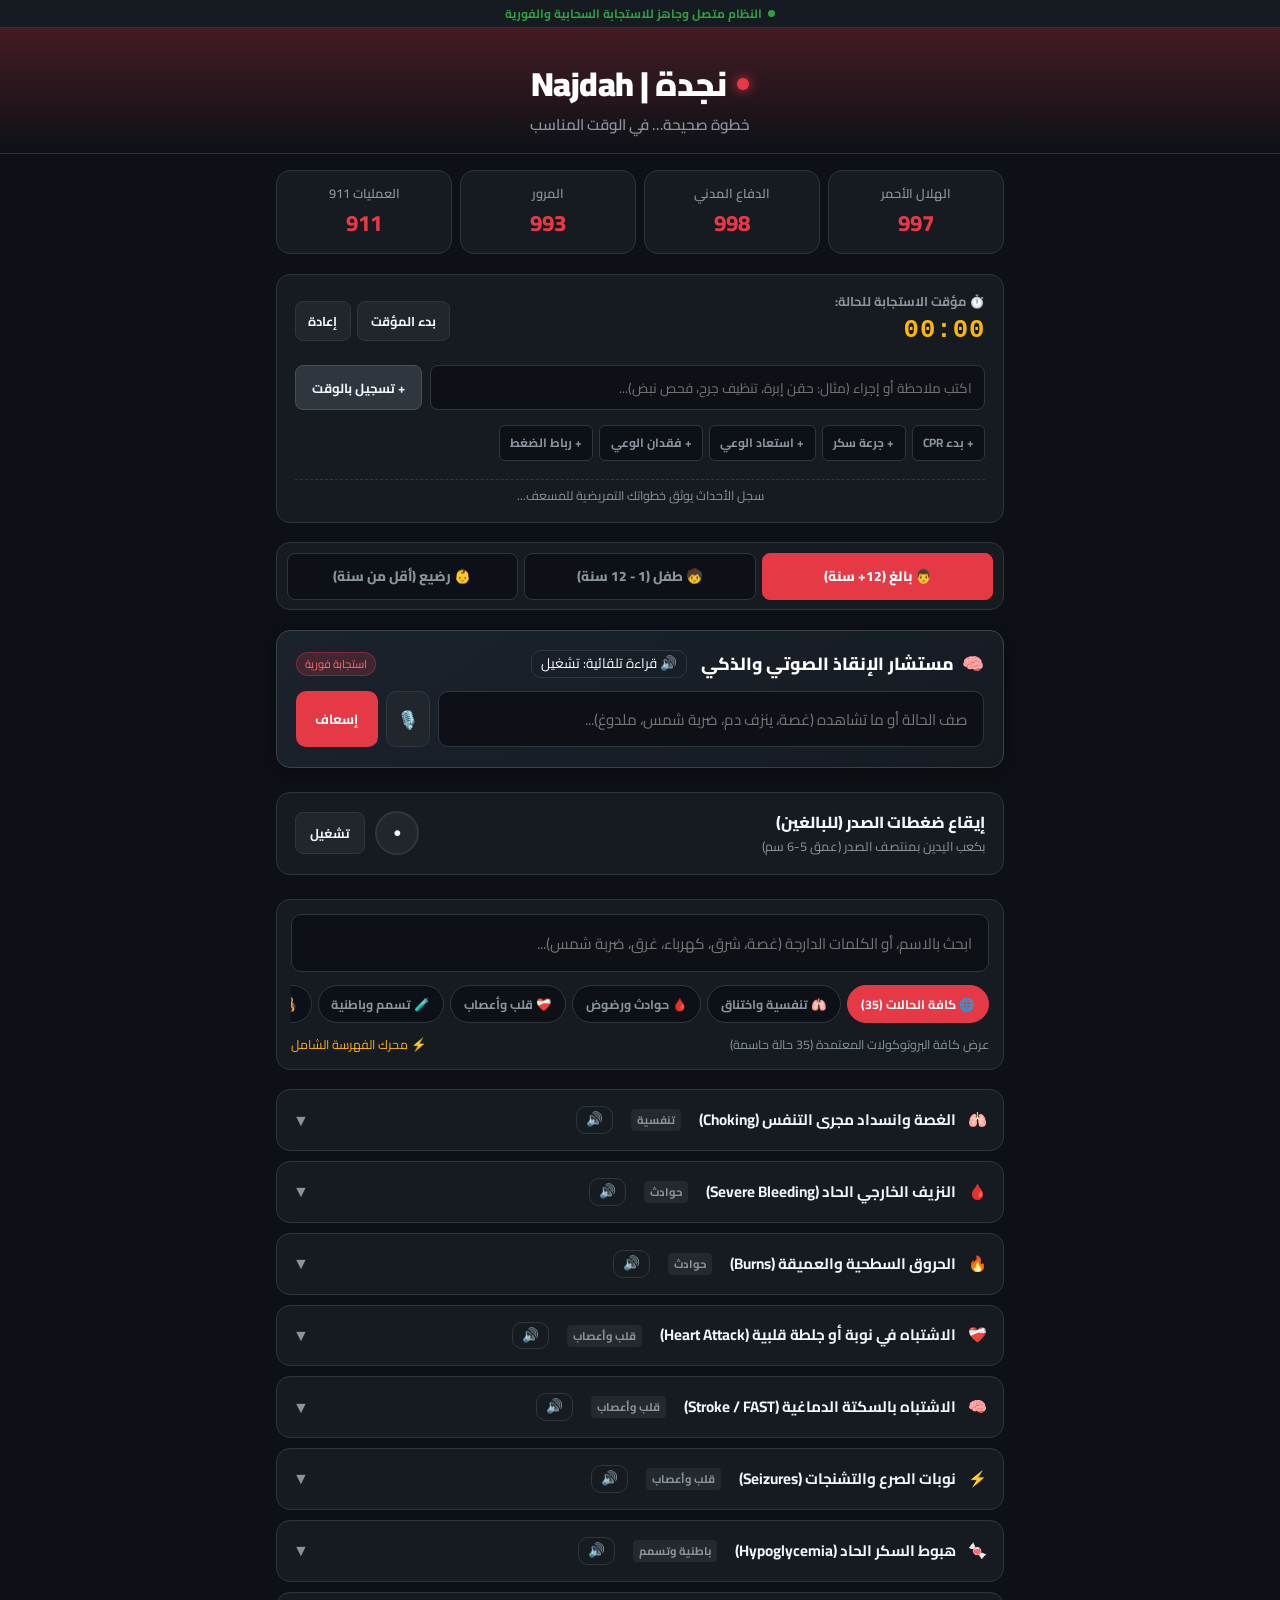
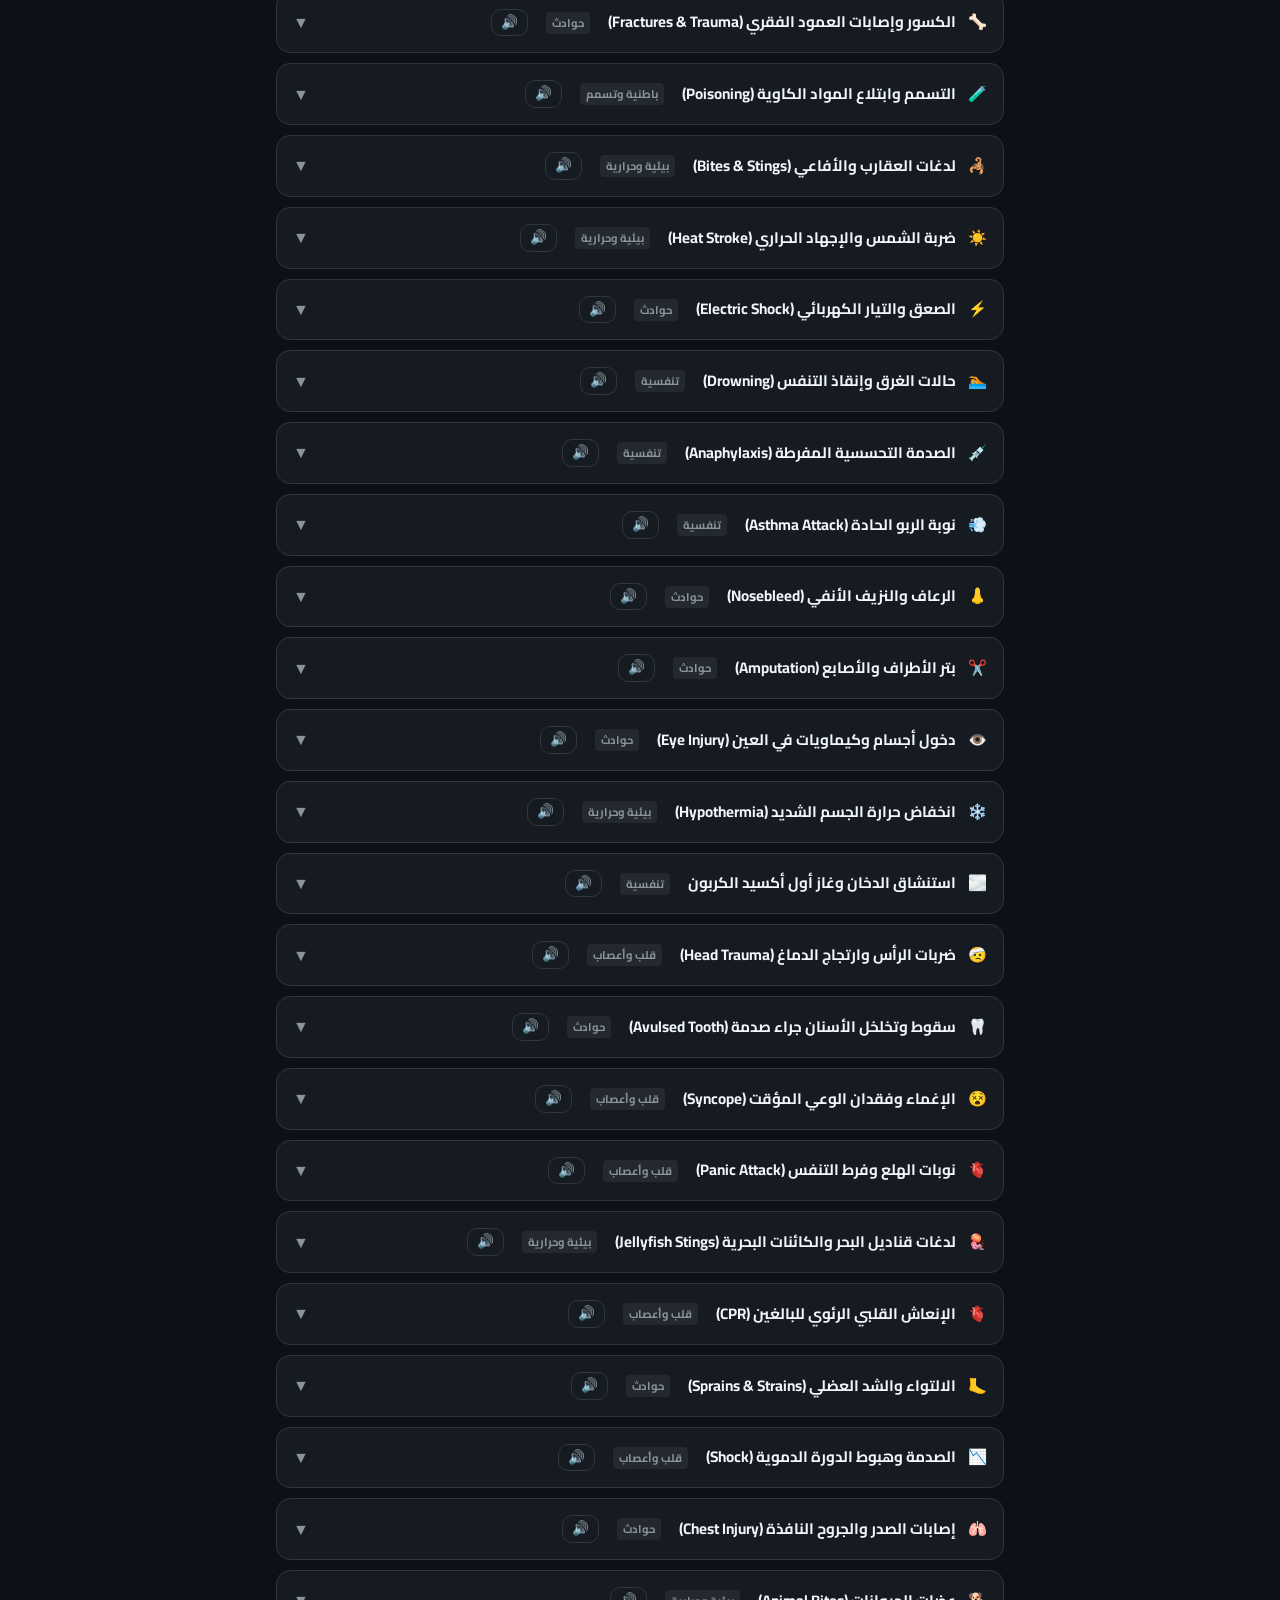
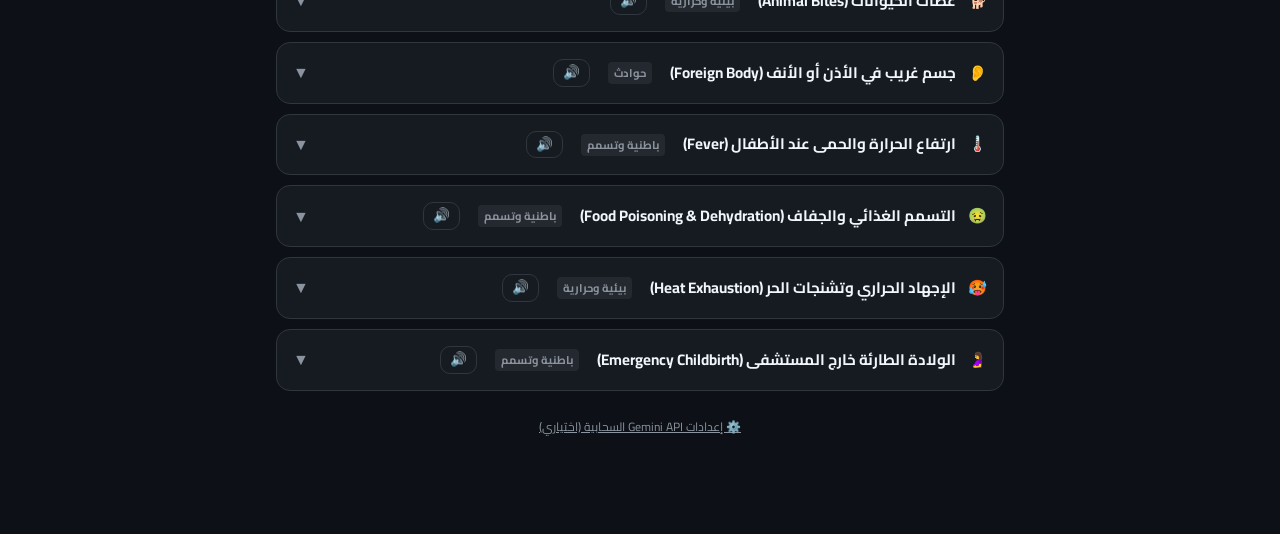
<file: najdah.html>
<!DOCTYPE html>
<html lang="ar" dir="rtl">
<head>
  <meta charset="UTF-8">
  <meta name="viewport" content="width=device-width, initial-scale=1.0, maximum-scale=1.0, user-scalable=no">
  <title>نجدة | Najdah Pro System</title>
  <meta name="theme-color" content="#0d1117">
  
  <!-- الخطوط -->
  <link rel="preconnect" href="https://fonts.googleapis.com">
  <link rel="preconnect" href="https://fonts.gstatic.com" crossorigin>
  <link href="https://fonts.googleapis.com/css2?family=Cairo:wght@400;600;700;800;900&display=swap" rel="stylesheet">
  
  <!-- ربط ملف التنسيق الخارجي -->
  <link rel="stylesheet" href="style.css">
</head>
<body>

  <div class="network-badge online" id="netStatus">
    <span class="status-dot"></span>
    <span id="netStatusText">النظام متصل وجاهز للاستجابة السحابية والفورية</span>
  </div>

  <header>
    <div class="brand-title">
      <span class="pulse-dot"></span>
      نجدة | Najdah
    </div>
    <div class="brand-slogan">خطوة صحيحة… في الوقت المناسب</div>
  </header>

  <main class="container">
    
    <!-- خطوط الاتصال الساخنة المباشرة -->
    <div class="emergency-dial-grid">
      <a href="tel:997" class="dial-card">
        <span class="agency">الهلال الأحمر</span>
        <span class="number">997</span>
      </a>
      <a href="tel:998" class="dial-card">
        <span class="agency">الدفاع المدني</span>
        <span class="number">998</span>
      </a>
      <a href="tel:993" class="dial-card">
        <span class="agency">المرور</span>
        <span class="number">993</span>
      </a>
      <a href="tel:911" class="dial-card">
        <span class="agency">العمليات 911</span>
        <span class="number">911</span>
      </a>
    </div>

    <!-- مؤقت الاستجابة للحالة مع خانة التدوين الشخصية -->
    <div class="chrono-widget">
      <div class="chrono-header">
        <div>
          <div style="font-size: 0.8rem; font-weight:700; color:var(--text-muted);">⏱️ مؤقت الاستجابة للحالة:</div>
          <div class="chrono-display" id="chronoTimer">00:00</div>
        </div>
        <div class="chrono-controls">
          <button class="chrono-btn" id="chronoToggleBtn" onclick="toggleChrono()">بدء المؤقت</button>
          <button class="chrono-btn" onclick="resetChrono()">إعادة</button>
        </div>
      </div>

      <div class="chrono-custom-input-wrap">
        <input type="text" id="customChronoEvent" placeholder="اكتب ملاحظة أو إجراء (مثال: حقن إبرة، تنظيف جرح، فحص نبض)..." onkeydown="if(event.key === 'Enter') logCustomChronoEvent()">
        <button class="chrono-add-btn" onclick="logCustomChronoEvent()">+ تسجيل بالوقت</button>
      </div>

      <div class="chrono-quick-tags">
        <button class="tag-btn" onclick="logChronoEvent('بدء إنعاش CPR')">+ بدء CPR</button>
        <button class="tag-btn" onclick="logChronoEvent('إعطاء جرعة سكر')">+ جرعة سكر</button>
        <button class="tag-btn" onclick="logChronoEvent('استعادة الوعي')">+ استعاد الوعي</button>
        <button class="tag-btn" onclick="logChronoEvent('فقدان الوعي ')">+ فقدان الوعي </button>
        <button class="tag-btn" onclick="logChronoEvent(' رباط الضغط ')">+ رباط الضغط </button>
    </div>

      <div class="chrono-log-list" id="chronoLogList">
        <div style="text-align: center; color: var(--text-muted);">سجل الأحداث يوثق خطواتك التمريضية للمسعف...</div>
      </div>
    </div>

    <!-- مبدل الفئات العمرية الثلاث -->
    <div class="age-selector-card">
      <button class="age-pill active" id="ageAdult" onclick="setAgeCategory('adult')">👨 بالغ (12+ سنة)</button>
      <button class="age-pill" id="ageChild" onclick="setAgeCategory('child')">🧒 طفل (1 - 12 سنة)</button>
      <button class="age-pill" id="ageInfant" onclick="setAgeCategory('infant')">👶 رضيع (أقل من سنة)</button>
    </div>

    <!-- مستشار الإنقاذ الصوتي والذكي -->
    <section class="ai-assistant-card">
      <div class="ai-header">
        <div class="ai-title">
          <span>🧠</span> مستشار الإنقاذ الصوتي والذكي
        </div>
        <span class="ai-badge">استجابة فورية</span>
      </div>
      <div class="ai-input-wrap">
        <input type="text" id="aiQuery" placeholder="صف الحالة أو ما تشاهده (غصة، ينزف دم، ضربة شمس، ملدوغ)..." onkeydown="if(event.key === 'Enter') processTriage()">
        <button class="icon-action-btn" id="voiceBtn" title="تحدث صوتياً" onclick="toggleVoiceInput()">🎙️</button>
        <button class="ai-submit-btn" id="aiBtn" onclick="processTriage()">إسعاف</button>
      </div>

      <div class="ai-output-box" id="aiOutput"></div>
    </section>

    <!-- بندول إيقاع الإنعاش القلبي الرئوي CPR -->
    <section class="cpr-tool-card">
      <div>
        <h4 style="font-size:1rem; font-weight:800;" id="cprTitleText">إيقاع ضغطات الصدر (للبالغين)</h4>
        <p style="font-size:0.8rem; color:var(--text-muted);" id="cprSubText">بكعب اليدين بمنتصف الصدر (عمق 5-6 سم)</p>
      </div>
      <div style="display:flex; align-items:center; gap:10px;">
        <div class="beat-circle" id="cprIndicator">●</div>
        <button class="cpr-btn" id="cprBtn" onclick="toggleCPR()">تشغيل</button>
      </div>
    </section>

    <!-- محرك البحث والفلترة الشامل -->
    <section class="search-wrapper">
      <div class="search-input-box">
        <input type="text" id="protocolFilter" placeholder="ابحث بالاسم، أو الكلمات الدارجة (غصة، شرق، كهرباء، غرق، ضربة شمس)..." oninput="filterProtocols()">
        <button class="clear-search-btn" id="clearSearchBtn" onclick="clearSearch()">✕</button>
      </div>

      <div class="filter-chips-container" id="filterChips">
        <button class="filter-chip active" data-category="all" onclick="selectCategory('all', this)">🌐 كافة الحالات (35)</button>
        <button class="filter-chip" data-category="respiratory" onclick="selectCategory('respiratory', this)">🫁 تنفسية واختناق</button>
        <button class="filter-chip" data-category="trauma" onclick="selectCategory('trauma', this)">🩸 حوادث ورضوض</button>
        <button class="filter-chip" data-category="cardio" onclick="selectCategory('cardio', this)">❤️‍🩹 قلب وأعصاب</button>
        <button class="filter-chip" data-category="internal" onclick="selectCategory('internal', this)">🧪 تسمم وباطنية</button>
        <button class="filter-chip" data-category="environmental" onclick="selectCategory('environmental', this)">🦂 بيئية وحرارية</button>
      </div>

      <div class="search-stats">
        <span id="matchCountText">عرض كافة البروتوكولات المعتمدة (35 حالة حاسمة)</span>
        <span style="color:var(--accent);">⚡ محرك الفهرسة الشامل</span>
      </div>
    </section>

    <!-- بنك البروتوكولات الإسعافية (35 حالة حاسمة) -->
    <div class="cases-accordion" id="protocolsList">
      
      <!-- 1. الغصة والاختناق -->
      <article class="case-card" data-category="respiratory" 
        data-keywords="غصة اختناق بلع تنفس هيمليك زورق شرق شرقان عظمة شوكة لقمه انسداد مجرى الهواء مكتوم كتمه يلهث ازرقاق الشفاه صوت صفير ما يتنفس بلع جسم كحة قوية">
        <div class="case-header" onclick="toggleAccordion(this)">
          <div class="case-title-wrap">
            <span>🫁</span>
            <span id="chokingTitle">الغصة وانسداد مجرى التنفس (Choking)</span>
            <span class="case-badge-tag">تنفسية</span>
          </div>
          <span class="case-arrow">▼</span>
        </div>
        <div class="case-body" id="chokingBody">
          <div class="guide-step"><div class="guide-step-num">1</div><div class="guide-step-text">شجّع المصاب على السعال بقوة ما دام يصدر صوتاً؛ السعال هو أقوى آلية لطرد العالق.</div></div>
          <div class="guide-step"><div class="guide-step-num">2</div><div class="guide-step-text">إذا اختفى الصوت وأشار لعنقه: وجّه جذعه للأمام واضربه 5 ضربات متتالية بين لوحي الكتف بكعب يدك.</div></div>
          <div class="guide-step"><div class="guide-step-num">3</div><div class="guide-step-text">قف خلفه، ضع قبضة يدك فوق السرة مباشرة، واضغط للداخل وللأعلى (مناورة هيمليك) 5 مرات.</div></div>
          <div class="caution-note">⚠️ إذا سقط المصاب فاقداً للوعي، ضعه مستلقياً على الأرض فوراً وابدأ إنعاش الصدر (CPR).</div>
        </div>
      </article>

      <!-- 2. النزيف الشديد -->
      <article class="case-card" data-category="trauma" 
        data-keywords="نزيف دم جرح قطع شريان طعن سكين نافورة دم ينزف ينزف دم جرح عميق شق طعنة قزاز زجاج جرح مفتوح تدفق الدم تورنيكيه شاش ضغط دموي رصاصة خبطة">
        <div class="case-header" onclick="toggleAccordion(this)">
          <div class="case-title-wrap">
            <span>🩸</span>
            <span>النزيف الخارجي الحاد (Severe Bleeding)</span>
            <span class="case-badge-tag">حوادث</span>
          </div>
          <span class="case-arrow">▼</span>
        </div>
        <div class="case-body">
          <div class="guide-step"><div class="guide-step-num">1</div><div class="guide-step-text">اضغط مباشرة وبكامل ثقلك فوق موضع النزيف بقماش معقم أو قطعة ملابس نظيفة.</div></div>
          <div class="guide-step"><div class="guide-step-num">2</div><div class="guide-step-text">إذا تشبع القماش بالدم لا تنزعه، بل ضع ضمادة إضافية فوقه واستمر في الضغط الثابت المتصل.</div></div>
          <div class="guide-step"><div class="guide-step-num">3</div><div class="guide-step-text">سجّل وقت وضع رباط الضغط بالمؤقت أعلاه وأبلغ المسعف فور وصوله.</div></div>
          <div class="caution-note">⚠️ لا تنزع السكاكين أو الأجسام المغروسة إطلاقاً؛ ثبّتها بضمادات جانبية حتى وصول الجراحة.</div>
        </div>
      </article>

      <!-- 3. الحروق -->
      <article class="case-card" data-category="trauma" 
        data-keywords="حرق حروق نار ماء غليان يغلي حار زيت شمس سلق لهب  نيران  موقد بتقاز  فرن غاز انفجار كهرباء التماس ماء مغلي انكب عليه حرارية احمرار فقعات جلد متقشر كيماويات شحم حار">
        <div class="case-header" onclick="toggleAccordion(this)">
          <div class="case-title-wrap">
            <span>🔥</span>
            <span>الحروق السطحية والعميقة (Burns)</span>
            <span class="case-badge-tag">حوادث</span>
          </div>
          <span class="case-arrow">▼</span>
        </div>
        <div class="case-body">
          <div class="guide-step"><div class="guide-step-num">1</div><div class="guide-step-text">برّد مكان الحرق فوراً بماء جارٍ فاتر (15 - 25 درجة مئوية) لمدة 15 إلى 20 دقيقة متواصلة.</div></div>
          <div class="guide-step"><div class="guide-step-num">2</div><div class="guide-step-text">انزع الخواتم والأساور والملابس غير الملتصقة بالجلد قبل حدوث التورم.</div></div>
          <div class="guide-step"><div class="guide-step-num">3</div><div class="guide-step-text">غطِّ الحرق برفق بشاش معقم غير لاصق أو كيس نايلون مخصص ونظيف لمنع التلوث.</div></div>
          <div class="caution-note">⚠️ تجنب تماماً الثلج، معجون الأسنان، أو الدهون؛ فهي تحبس الحرارة وتضاعف تلف الأنسجة.</div>
        </div>
      </article>

      <!-- 4. الاشتباه بجلطة قلبية -->
      <article class="case-card" data-category="cardio" 
        data-keywords="قلب جلطة صدر ذبحة صدرية نوبة قلبية نوبه جلطه ألم كتف كتمة ثقل بالصدر وجع بالقلب ماسك صدره عرق بارد استفراغ فك اسبرين توقف النبض نغزات صعوبة تنفس دوار ">
        <div class="case-header" onclick="toggleAccordion(this)">
          <div class="case-title-wrap">
            <span>❤️‍🩹</span>
            <span>الاشتباه في نوبة أو جلطة قلبية (Heart Attack)</span>
            <span class="case-badge-tag">قلب وأعصاب</span>
          </div>
          <span class="case-arrow">▼</span>
        </div>
        <div class="case-body">
          <div class="guide-step"><div class="guide-step-num">1</div><div class="guide-step-text">الأعراض: ألم ضاغط كالثقل بمنتصف الصدر يمتد للكتف أو الفك مع تعرق وغثيان.</div></div>
          <div class="guide-step"><div class="guide-step-num">2</div><div class="guide-step-text">أجلس المريض في وضعية نصف جالس لتخفيف الجهد عن عضلة القلب.</div></div>
          <div class="guide-step"><div class="guide-step-num">3</div><div class="guide-step-text">اطلب الإسعاف فوراً (997) ودعه يمضغ حبة أسبرين إن لم تكن لديه حساسية.</div></div>
          <div class="caution-note">⚠️ لا تسمح للمريض بالمشي أو القيادة، وكن مستعداً للإنعاش القلبي فور فقدان الوعي.</div>
        </div>
      </article>

      <!-- 5. السكتة الدماغية -->
      <article class="case-card" data-category="cardio" 
        data-keywords="سكتة دماغية مخ شلل وجه ثقل لسان ميلان الفم فمه مايل يده طايحة ما يقدر يتكلم كلام مخربط مفلوج فجأة ضعف نصفي فقدان توازن صداع مفاجئ شديد فاست fast جلطة بالراس">
        <div class="case-header" onclick="toggleAccordion(this)">
          <div class="case-title-wrap">
            <span>🧠</span>
            <span>الاشتباه بالسكتة الدماغية (Stroke / FAST)</span>
            <span class="case-badge-tag">قلب وأعصاب</span>
          </div>
          <span class="case-arrow">▼</span>
        </div>
        <div class="case-body">
          <div class="guide-step"><div class="guide-step-num">1</div><div class="guide-step-text">افحص الوجه (ميلان بالابتسامة)، والذراعين (سقوط طرف)، والكلام (ثقل وتداخل).</div></div>
          <div class="guide-step"><div class="guide-step-num">2</div><div class="guide-step-text">سجّل وقت بدء الأعراض فوراً عبر مؤقت الحادث بالأعلى لتقديمه لطبيب الطوارئ.</div></div>
          <div class="guide-step"><div class="guide-step-num">3</div><div class="guide-step-text">أبقِ المريض مستلقياً مع رفع الرأس قليلاً واطلب الإسعاف 997.</div></div>
          <div class="caution-note">⚠️ لا تقدم أي طعام أو شراب أو أدوية هاتفياً؛ خوفاً من الاختناق بالرئة.</div>
        </div>
      </article>

      <!-- 6. نوبات الصرع والتشنجات -->
      <article class="case-card" data-category="cardio" 
        data-keywords="صرع تشنج هزات نوبة رعشة كهرباء مخ يرتعش يتنافض يابس متخشب رغوة بالفم فاقد وعي عض لسانه صرعي ينتفض عيونه فوق تشنجات حرارية اطفال">
        <div class="case-header" onclick="toggleAccordion(this)">
          <div class="case-title-wrap">
            <span>⚡</span>
            <span>نوبات الصرع والتشنجات (Seizures)</span>
            <span class="case-badge-tag">قلب وأعصاب</span>
          </div>
          <span class="case-arrow">▼</span>
        </div>
        <div class="case-body">
          <div class="guide-step"><div class="guide-step-num">1</div><div class="guide-step-text">أمّن المحيط فوراً وأبعد الأثاث الحاد والزجاج من حول المصاب.</div></div>
          <div class="guide-step"><div class="guide-step-num">2</div><div class="guide-step-text">ضع وسادة أو سترة لينة تحت رأسه، وفك الأزرار المشدودة حول عنقه.</div></div>
          <div class="guide-step"><div class="guide-step-num">3</div><div class="guide-step-text">سجّل وقت النوبة بالمؤقت، واقلبه على جنبه فور توقف الرعشات لفتح مجرى الهواء.</div></div>
          <div class="caution-note">⚠️ لا تضع أي شيء داخل فمه ولا تحاول كبح حركته؛ فاللسان لا يُبتلع.</div>
        </div>
      </article>

      <!-- 7. غيبوبة وهبوط السكر -->
      <article class="case-card" data-category="internal" 
        data-keywords="سكر هبوط غيبوبة أنسولين دايخ تعرق رعشة سكري انخفاض السكر دايخ يرجف بارد شاحب جوع شديد تلعثم ما يركز فاقد الوعي سكر طايح ابرة أنسولين">
        <div class="case-header" onclick="toggleAccordion(this)">
          <div class="case-title-wrap">
            <span>🍬</span>
            <span>هبوط السكر الحاد (Hypoglycemia)</span>
            <span class="case-badge-tag">باطنية وتسمم</span>
          </div>
          <span class="case-arrow">▼</span>
        </div>
        <div class="case-body">
          <div class="guide-step"><div class="guide-step-num">1</div><div class="guide-step-text">إن كان واعياً: قدّم له نصف كوب عصير، ملعقة عسل، أو ماء محلى بالسكر.</div></div>
          <div class="guide-step"><div class="guide-step-num">2</div><div class="guide-step-text">انتظر 15 دقيقة ثم افحص وعيه أو مستوى السكر ثانية.</div></div>
          <div class="guide-step"><div class="guide-step-num">3</div><div class="guide-step-text">سجّل التوقيت بنقرة زر "+ جرعة سكر" أعلاه.</div></div>
          <div class="caution-note">⚠️ إن كان فاقداً للوعي لا تسكب أي سوائل في حلقه؛ ضعه على جنبه واطلب الإسعاف.</div>
        </div>
      </article>

      <!-- 8. الكسور وإصابات العمود الفقري -->
      <article class="case-card" data-category="trauma" 
        data-keywords="كسر عظم التواء حادث سقوط رض ركبة رقبة طاح من فوق صدم سيارة عظم طالع كسر مضاعف التوى كاحل رجل يد مكسورة مخلوع مفكوك رضوض لا تحركه نخاع شوكي">
        <div class="case-header" onclick="toggleAccordion(this)">
          <div class="case-title-wrap">
            <span>🦴</span>
            <span>الكسور وإصابات العمود الفقري (Fractures & Trauma)</span>
            <span class="case-badge-tag">حوادث</span>
          </div>
          <span class="case-arrow">▼</span>
        </div>
        <div class="case-body">
          <div class="guide-step"><div class="guide-step-num">1</div><div class="guide-step-text">ثبّت الطرف المكسور في موضعه ولا تحاول رد العظام إطلاقاً.</div></div>
          <div class="guide-step"><div class="guide-step-num">2</div><div class="guide-step-text">اصنع جبيرة مؤقتة بواسطة وسادة أو كرتون واربطها برفق فوق وتحت الكسر.</div></div>
          <div class="guide-step"><div class="guide-step-num">3</div><div class="guide-step-text">في حوادث السقوط والسيارات ثبّت الرأس والرقبة بكلتا يديك ومنعه من التحرك.</div></div>
          <div class="caution-note">⚠️ لا تحرك المصاب من مكانه إلا في حال وجود خطر داهم كالحريق.</div>
        </div>
      </article>

      <!-- 9. التسمم وابتلاع المواد الكاوية -->
      <article class="case-card" data-category="internal" 
        data-keywords="تسمم منظف كلور دواء شرب صابون مبيد فلاش كلوركس صابون غسيل طفل شرب ديتول مادة كيميائية بترول جاز قرص غسالة جرعة زائدة ادوية سم فئران كبسولات">
        <div class="case-header" onclick="toggleAccordion(this)">
          <div class="case-title-wrap">
            <span>🧪</span>
            <span>التسمم وابتلاع المواد الكاوية (Poisoning)</span>
            <span class="case-badge-tag">باطنية وتسمم</span>
          </div>
          <span class="case-arrow">▼</span>
        </div>
        <div class="case-body">
          <div class="guide-step"><div class="guide-step-num">1</div><div class="guide-step-text">حدّد المادة المتناولة والكمية التقريبية واحتفظ بالعبوة للمسعف.</div></div>
          <div class="guide-step"><div class="guide-step-num">2</div><div class="guide-step-text">امسح بقايا المادة من فمه واغسل وجهه إن تناثرت عليه.</div></div>
          <div class="guide-step"><div class="guide-step-num">3</div><div class="guide-step-text">اتصل بالإسعاف (997) أو مركز السموم فوراً.</div></div>
          <div class="caution-note">⚠️ إياك أن تجبر المصاب على التقيؤ؛ فالقيء يحرق المريء للمرة الثانية.</div>
        </div>
      </article>

      <!-- 10. لدغات العقارب والأفاعي -->
      <article class="case-card" data-category="environmental" 
        data-keywords="لدغة عقرب ثعبان حية سم قرصة حشرة مقروص ملدوغ داب بر سموم صحراء نزهة كشتة تورم مكان العضة اثر انياب الم شديد انتفاخ ازرقاق برودة طرف">
        <div class="case-header" onclick="toggleAccordion(this)">
          <div class="case-title-wrap">
            <span>🦂</span>
            <span>لدغات العقارب والأفاعي (Bites & Stings)</span>
            <span class="case-badge-tag">بيئية وحرارية</span>
          </div>
          <span class="case-arrow">▼</span>
        </div>
        <div class="case-body">
          <div class="guide-step"><div class="guide-step-num">1</div><div class="guide-step-text">هدئ المصاب تماماً واطلب منه السكون للحد من انتشار السم في الدم.</div></div>
          <div class="guide-step"><div class="guide-step-num">2</div><div class="guide-step-text">أبقِ الطرف الملدوغ أخفض من مستوى القلب وانزع الخواتم أو الأساور فوراً.</div></div>
          <div class="guide-step"><div class="guide-step-num">3</div><div class="guide-step-text">اغسل موضع اللدغة بالماء والصابون وانقله للطوارئ على الفور.</div></div>
          <div class="caution-note">⚠️ لا تجرح موضع اللدغة، ولا تمص السم، ولا تربط الطرف بحبل قاطع للشرايين.</div>
        </div>
      </article>

      <!-- 11. ضربة الشمس والإجهاد الحراري -->
      <article class="case-card" data-category="environmental" 
        data-keywords="ضربة شمس حرارة عالية صيف شمس حارة حر شمس تعرق شديد دوخة شمس سخونة دوار عطش جفاف هبوط شمس حج عمرة مشي بالشمس توقف التعرق هذيان">
        <div class="case-header" onclick="toggleAccordion(this)">
          <div class="case-title-wrap">
            <span>☀️</span>
            <span>ضربة الشمس والإجهاد الحراري (Heat Stroke)</span>
            <span class="case-badge-tag">بيئية وحرارية</span>
          </div>
          <span class="case-arrow">▼</span>
        </div>
        <div class="case-body">
          <div class="guide-step"><div class="guide-step-num">1</div><div class="guide-step-text">انقل المصاب فوراً إلى مكان مظلل، بارد أو مكيف، واطلب الإسعاف إذا كان الجلد حاراً وجافاً.</div></div>
          <div class="guide-step"><div class="guide-step-num">2</div><div class="guide-step-text">انزع الملابس الثقيلة، ورش جسمه برذاذ ماء فاتر مع التهوية المباشرة بالمروحة.</div></div>
          <div class="guide-step"><div class="guide-step-num">3</div><div class="guide-step-text">ضع كمادات باردة تحت الإبطين والرقبة وبين الفخذين؛ هذه المناطق تسرع تبريد الأوعية الدموية.</div></div>
          <div class="caution-note">⚠️ لا تسقِه ماءً مثلجاً دفعة واحدة ولا تعطِه سوائل إن كان مشوشاً أو فاقداً للوعي.</div>
        </div>
      </article>

      <!-- 12. الصعق والتكهرب -->
      <article class="case-card" data-category="trauma" 
        data-keywords="كهرباء تكهرب صعق التماس سلك عريان فيش شاحن صعقة كهربائية تيار كهربائي مسكته الكهرباء صعق في الحمام غسالة كهربائية سلك مقطوع">
        <div class="case-header" onclick="toggleAccordion(this)">
          <div class="case-title-wrap">
            <span>⚡</span>
            <span>الصعق والتيار الكهربائي (Electric Shock)</span>
            <span class="case-badge-tag">حوادث</span>
          </div>
          <span class="case-arrow">▼</span>
        </div>
        <div class="case-body">
          <div class="guide-step"><div class="guide-step-num">1</div><div class="guide-step-text">لا تلمس المصاب بيدك المجردة إطلاقاً وهو متصل بالتيار الكهربائي.</div></div>
          <div class="guide-step"><div class="guide-step-num">2</div><div class="guide-step-text">افصل القاطع الرئيسي فوراً، أو ادفعه بأداة عازلة تماماً (عصا خشبية جافة، مكنسة، كرتون سميك).</div></div>
          <div class="guide-step"><div class="guide-step-num">3</div><div class="guide-step-text">بمجرد عزله: افحص التنفس والنبض فوراً وكن جاهزاً لتطبيق الـ CPR في ثوانٍ.</div></div>
          <div class="caution-note">⚠️ التيارات الكهربائية غالباً تسبب توقفاً مفاجئاً لرجفان البطين القلبي حتى لو لم تظهر حروق خارجية.</div>
        </div>
      </article>

      <!-- 13. الغرق وإنقاذ مجرى التنفس -->
      <article class="case-card" data-category="respiratory" 
        data-keywords="غرق مسبح بحر غريق موية بالرئة شرب ماء بلع ماء غاطس بالمسبح طفل طاح بالمسبح انقاذ غريق اختناق بالماء شرقان ماء تنفس صناعي">
        <div class="case-header" onclick="toggleAccordion(this)">
          <div class="case-title-wrap">
            <span>🏊</span>
            <span>حالات الغرق وإنقاذ التنفس (Drowning)</span>
            <span class="case-badge-tag">تنفسية</span>
          </div>
          <span class="case-arrow">▼</span>
        </div>
        <div class="case-body">
          <div class="guide-step"><div class="guide-step-num">1</div><div class="guide-step-text">أخرج المصاب من الماء بأمان مع الحرص الشديد على عدم ثني الرقبة لاحتمال وجود كسر عنقي.</div></div>
          <div class="guide-step"><div class="guide-step-num">2</div><div class="guide-step-text">إن لم يكن يتنفس: ابدأ بـ 5 أنفاس إنقاذية أولاً، ثم باشر دورات الـ CPR (30 ضغطة ونَفَسَيْن).</div></div>
          <div class="guide-step"><div class="guide-step-num">3</div><div class="guide-step-text">انزع الملابس المبتلة وجفف جسده وغطه ببطانية جافة لتفادي هبوط الحرارة.</div></div>
          <div class="caution-note">⚠️ لا تضيع الوقت في محاولة إخراج الماء من بطنه بالضغط؛ ابدأ الإنعاش القلبي الرئوي فوراً.</div>
        </div>
      </article>

      <!-- 14. الصدمة التحسسية المفرطة -->
      <article class="case-card" data-category="respiratory" 
        data-keywords="حساسية صدمة تحسسية انافيلاكسيس حقنة ايبينفرين بنسلين مكسرات حساسية فول سوداني لدغة نحل انتفاخ الحلق والشفتين طفح جلدي احمرار ضيق شديد بالحلق">
        <div class="case-header" onclick="toggleAccordion(this)">
          <div class="case-title-wrap">
            <span>💉</span>
            <span>الصدمة التحسسية المفرطة (Anaphylaxis)</span>
            <span class="case-badge-tag">تنفسية</span>
          </div>
          <span class="case-arrow">▼</span>
        </div>
        <div class="case-body">
          <div class="guide-step"><div class="guide-step-num">1</div><div class="guide-step-text">ابحث فوراً مع المصاب عن قلم حقن الإبينفرين الذاتي (EpiPen) واحقنه في منتصف الفخذ الخارجي.</div></div>
          <div class="guide-step"><div class="guide-step-num">2</div><div class="guide-step-text">اتصل بالإسعاف (997) فوراً واذكر بوضوح وجود صدمة حساسية مفرطة مهددة للتنفس.</div></div>
          <div class="guide-step"><div class="guide-step-num">3</div><div class="guide-step-text">اجعل المصاب يستلقي على ظهره وارفع رجليه للأعلى لتحسين ضغط الدم؛ واجعله يجلس إن تعسر تنفسه.</div></div>
          <div class="caution-note">⚠️ لا تجعله يقف أو يمشي؛ هبوط الضغط الحاد قد يؤدي للوفاة السريعة.</div>
        </div>
      </article>

      <!-- 15. نوبة الربو وضيق التنفس -->
      <article class="case-card" data-category="respiratory" 
        data-keywords="ربو بخاخ فنتولين كتمة صدر صفير تنفس ازمة ربوية صدر مقفول زفير صعب حساسية صدر سعال متواصل ما يقدر يكمل جملة بخاخ ازرق">
        <div class="case-header" onclick="toggleAccordion(this)">
          <div class="case-title-wrap">
            <span>💨</span>
            <span>نوبة الربو الحادة (Asthma Attack)</span>
            <span class="case-badge-tag">تنفسية</span>
          </div>
          <span class="case-arrow">▼</span>
        </div>
        <div class="case-body">
          <div class="guide-step"><div class="guide-step-num">1</div><div class="guide-step-text">أجلس المريض في وضعية مستقيمة للأمام وساعده على أخذ 4 بخات من بخاخ التوسيع (الفنتولين) بفارق دقيقة.</div></div>
          <div class="guide-step"><div class="guide-step-num">2</div><div class="guide-step-text">إذا لم تتحسن الأعراض بعد 4 دقائق: أعطه 4 بخات أخرى وكرر ذلك حتى وصول الإسعاف.</div></div>
          <div class="guide-step"><div class="guide-step-num">3</div><div class="guide-step-text">اطلب الإسعاف فوراً (997) إذا عجز المصاب عن نطق جملة واحدة أو ازرقت أطرافه.</div></div>
          <div class="caution-note">⚠️ لا تجعل مريض نوبة الربو يستلقي أبداً؛ الاستلقاء يضغط الحجاب الحاجز ويزيد الاختناق.</div>
        </div>
      </article>

      <!-- 16. الرعاف والنزيف الأنفي -->
      <article class="case-card" data-category="trauma" 
        data-keywords="رعاف نزيف انف دم من الانف يقطر دم من خشمه صدمة بالوجه خشم ينزف اوعية انفية حرارة بالانف ضربة على الانف كدمة انف">
        <div class="case-header" onclick="toggleAccordion(this)">
          <div class="case-title-wrap">
            <span>👃</span>
            <span>الرعاف والنزيف الأنفي (Nosebleed)</span>
            <span class="case-badge-tag">حوادث</span>
          </div>
          <span class="case-arrow">▼</span>
        </div>
        <div class="case-body">
          <div class="guide-step"><div class="guide-step-num">1</div><div class="guide-step-text">انحنِ بالرأس للأمام قليلاً وليس للخلف إطلاقاً لمنع رجوع الدم للحلق والمعدة.</div></div>
          <div class="guide-step"><div class="guide-step-num">2</div><div class="guide-step-text">اضغط بإصبعيك على الجزء اللحمي اللين من الأنف تحت العظم مباشرة لمدة 10 دقائق متواصلة.</div></div>
          <div class="guide-step"><div class="guide-step-num">3</div><div class="guide-step-text">تنفس من الفم وضع كمادة باردة على جسر الأنف وأعلى الجبين لتضييق الشعيرات.</div></div>
          <div class="caution-note">⚠️ إذا استمر النزيف أكثر من 20 دقيقة أو أعقب ضربة رأس قوية يجب التوجه للطوارئ.</div>
        </div>
      </article>

      <!-- 17. بتر الأطراف أو الأصابع -->
      <article class="case-card" data-category="trauma" 
        data-keywords="بتر اصبع مقطوع يد مقطوعة عضو مبتور قص منشار قطاعة الة حادة لحام اصبع طار حفظ الطرف المبتور ثلج كيس شاش">
        <div class="case-header" onclick="toggleAccordion(this)">
          <div class="case-title-wrap">
            <span>✂️</span>
            <span>بتر الأطراف والأصابع (Amputation)</span>
            <span class="case-badge-tag">حوادث</span>
          </div>
          <span class="case-arrow">▼</span>
        </div>
        <div class="case-body">
          <div class="guide-step"><div class="guide-step-num">1</div><div class="guide-step-text">أوقف النزيف في طرف المصاب بالضغط المباشر الشديد واستخدام رباط ضاغط فوراً وسجل الوقت.</div></div>
          <div class="guide-step"><div class="guide-step-num">2</div><div class="guide-step-text">لف الجزء المبتور بقماش شاش معقم نظيف ومبلل قليلاً ثم ضعه في كيس بلاستيكي محكم الإغلاق.</div></div>
          <div class="guide-step"><div class="guide-step-num">3</div><div class="guide-step-text">ضع هذا الكيس داخل كيس آخر يحتوي على ماء وثلج (تبريد غير مباشر).</div></div>
          <div class="caution-note">⚠️ لا تضع العضو المبتور مباشرة فوق الثلج أو في الماء المجرد؛ فذلك يقتل الخلايا ويمنع إعادة وصلها جراحياً.</div>
        </div>
      </article>

      <!-- 18. إصابات العين والكيماويات -->
      <article class="case-card" data-category="trauma" 
        data-keywords="عين كلور بالعين صابون بالعين مادة كيميائية في العين شظية بالعين جرح بالعين قزازة بالعين عمى غسيل العين حرق كيميائي بالعين">
        <div class="case-header" onclick="toggleAccordion(this)">
          <div class="case-title-wrap">
            <span>👁️</span>
            <span>دخول أجسام وكيماويات في العين (Eye Injury)</span>
            <span class="case-badge-tag">حوادث</span>
          </div>
          <span class="case-arrow">▼</span>
        </div>
        <div class="case-body">
          <div class="guide-step"><div class="guide-step-num">1</div><div class="guide-step-text">في حالة الكيماويات والمنظفات: اغسل العين بماء جارٍ نظيف ومستمر لمدة 15 إلى 20 دقيقة فوراً.</div></div>
          <div class="guide-step"><div class="guide-step-num">2</div><div class="guide-step-text">في حالة الشظايا المنغرسة: لا تفرك العين ولا تحاول نزع الجسم العالق إطلاقاً.</div></div>
          <div class="guide-step"><div class="guide-step-num">3</div><div class="guide-step-text">غطِّ العين بكوب ورقي لحمايتها دون ملامستها، واطلب من المصاب إبقاء العينين ساكنتين.</div></div>
          <div class="caution-note">⚠️ فرك العين عند وجود شظايا زجاجية أو معدنية يمزق القرنية ويحدث تلفاً دائماً بالبصر.</div>
        </div>
      </article>

      <!-- 19. هبوط حرارة الجسم الشديد -->
      <article class="case-card" data-category="environmental" 
        data-keywords="برودة تجمد هبوط حرارة ثلج برد قارس ارتجاف شديد شحوب برودة جلد ارتباك بردي هيبوثيرميا برد صحراء شتاء متجمد">
        <div class="case-header" onclick="toggleAccordion(this)">
          <div class="case-title-wrap">
            <span>❄️</span>
            <span>انخفاض حرارة الجسم الشديد (Hypothermia)</span>
            <span class="case-badge-tag">بيئية وحرارية</span>
          </div>
          <span class="case-arrow">▼</span>
        </div>
        <div class="case-body">
          <div class="guide-step"><div class="guide-step-num">1</div><div class="guide-step-text">انقل المصاب لبيئة دافئة وانزع أي ملابس مبللة وجفف جسده بسرعة.</div></div>
          <div class="guide-step"><div class="guide-step-num">2</div><div class="guide-step-text">لفه بطبقات من البطانيات الجافة مع تدفئة الجذع والصدر والرقبة أولاً.</div></div>
          <div class="guide-step"><div class="guide-step-num">3</div><div class="guide-step-text">قدّم له مشروبات دافئة وسكرية فقط إذا كان واعياً وقادراً على البلع بوضوح.</div></div>
          <div class="caution-note">⚠️ لا تفرك أطرافه المتجمدة ولا تعرضه لحرارة مدفأة مباشرة مفاجئة؛ تفادياً لحدوث اضطراب بنبض القلب.</div>
        </div>
      </article>

      <!-- 20. الاختناق بالدخان والغاز -->
      <article class="case-card" data-category="respiratory" 
        data-keywords="دخان غاز حريق اول اكسيد الكربون خنقة اختناق بالدخان فحم دفاية غاز تسريب غاز صخام دوخة غاز كتمة حريق">
        <div class="case-header" onclick="toggleAccordion(this)">
          <div class="case-title-wrap">
            <span>🌫️</span>
            <span>استنشاق الدخان وغاز أول أكسيد الكربون</span>
            <span class="case-badge-tag">تنفسية</span>
          </div>
          <span class="case-arrow">▼</span>
        </div>
        <div class="case-body">
          <div class="guide-step"><div class="guide-step-num">1</div><div class="guide-step-text">أخرج المصاب فوراً إلى الهواء النقي الطلق دون تعريض نفسك للخطر.</div></div>
          <div class="guide-step"><div class="guide-step-num">2</div><div class="guide-step-text">فك الملابس الضاغطة حول الرقبة والصدر وافحص مجرى الهواء.</div></div>
          <div class="guide-step"><div class="guide-step-num">3</div><div class="guide-step-text">اطلب الدفاع المدني (998) والإسعاف (997) وكن مستعداً لإنعاش الصدر.</div></div>
          <div class="caution-note">⚠️ غاز أول أكسيد الكربون الصادر عن الفحم والدفايات عديم الرائحة واللون وقاتل صامت؛ تهوية المكان هي الخطوة الأولى.</div>
        </div>
      </article>

      <!-- 21. ضربات الرأس وارتجاج الدماغ -->
      <article class="case-card" data-category="cardio" 
        data-keywords="ضربة رأس طيحة على الرأس ارتجاج مخ غيبوبة تقيؤ بعد الضربة دوخة فقدان ذاكرة حادث خبطة رأس دم من الاذن طفل طاح على راسه">
        <div class="case-header" onclick="toggleAccordion(this)">
          <div class="case-title-wrap">
            <span>🤕</span>
            <span>ضربات الرأس وارتجاج الدماغ (Head Trauma)</span>
            <span class="case-badge-tag">قلب وأعصاب</span>
          </div>
          <span class="case-arrow">▼</span>
        </div>
        <div class="case-body">
          <div class="guide-step"><div class="guide-step-num">1</div><div class="guide-step-text">ثبّت رأس وعنق المصاب في خط مستقيم وتجنب تحريكه مطلقاً.</div></div>
          <div class="guide-step"><div class="guide-step-num">2</div><div class="guide-step-text">راقب علامات الخطر: تقيؤ متكرر، فقدان وعي ولو لثوانٍ، خروج سائل مائي أو دم من الأذن أو الأنف.</div></div>
          <div class="guide-step"><div class="guide-step-num">3</div><div class="guide-step-text">ضع كمادة باردة ملفوفة بقماش فوق موضع الكدمة دون الضغط على عظام الجمجمة.</div></div>
          <div class="caution-note">⚠️ لا تسمح للمصاب بالنوم دون فحص استجابته دورياً، وتوجه للطوارئ فوراً إذا ظهر تلعثم أو تشوش.</div>
        </div>
      </article>

      <!-- 22. سقوط وتخلخل الأسنان -->
      <article class="case-card" data-category="trauma" 
        data-keywords="سن طايح سن مكسور ضرس طاح خلع سن بالضربة طيحة على الفم نزيف لثة سن مقلوع حفظ السن حليب">
        <div class="case-header" onclick="toggleAccordion(this)">
          <div class="case-title-wrap">
            <span>🦷</span>
            <span>سقوط وتخلخل الأسنان جراء صدمة (Avulsed Tooth)</span>
            <span class="case-badge-tag">حوادث</span>
          </div>
          <span class="case-arrow">▼</span>
        </div>
        <div class="case-body">
          <div class="guide-step"><div class="guide-step-num">1</div><div class="guide-step-text">امسك السن من التاج الأبيض فقط وتجنب تماماً لمس جذر السن أو فركه.</div></div>
          <div class="guide-step"><div class="guide-step-num">2</div><div class="guide-step-text">إذا كان متسخاً اشطفه بلطف بحليب بارد أو محلول ملحي دون كشطه.</div></div>
          <div class="guide-step"><div class="guide-step-num">3</div><div class="guide-step-text">احفظ السن في كوب حليب سائل أو لعاب المصاب وتوجه لطبيب الأسنان خلال ساعة واحدة لإنقاذ السن.</div></div>
          <div class="caution-note">⚠️ لا تحفظ السن في ماء صنبور عادي؛ فالماء العذب يسبب تمزق خلايا غشاء الجذر الحيوي.</div>
        </div>
      </article>

      <!-- 23. الإغماء وفقدان الوعي المؤقت -->
      <article class="case-card" data-category="cardio" 
        data-keywords="اغماء اغمي عليه دايخ غاب عن الوعي طاح فجأة غشاوة هبوط ضغط وقوف طويل شحوب سينكوب فاقد الوعي صحصح">
        <div class="case-header" onclick="toggleAccordion(this)">
          <div class="case-title-wrap">
            <span>😵</span>
            <span>الإغماء وفقدان الوعي المؤقت (Syncope)</span>
            <span class="case-badge-tag">قلب وأعصاب</span>
          </div>
          <span class="case-arrow">▼</span>
        </div>
        <div class="case-body">
          <div class="guide-step"><div class="guide-step-num">1</div><div class="guide-step-text">اجعل المصاب يستلقي على ظهره وارفع رجليه بمقدار 30 سم عن الأرض لتدفق الدم للدماغ.</div></div>
          <div class="guide-step"><div class="guide-step-num">2</div><div class="guide-step-text">فك الأزرار والياقة المشدودة وافتح النوافذ لتهوية المكان فوراً.</div></div>
          <div class="guide-step"><div class="guide-step-num">3</div><div class="guide-step-text">إذا لم يستعد الوعي خلال دقيقة واحدة، ضعه في وضعية الإفاقة الجانبية واطلب الإسعاف 997.</div></div>
          <div class="caution-note">⚠️ لا تجلس المصاب فور إفاقته بسرعة؛ دعه يستلقي 10 دقائق لتجنب تجدد نوبة الإغماء والسقوط.</div>
        </div>
      </article>

      <!-- 24. نوبات الهلع وفرط التنفس -->
      <article class="case-card" data-category="cardio" 
        data-keywords="هلع رعب خوف شديد نوبة هلع بكاء ارتعاش تنفس سريع فرط تنفس بانيك اتاك خفقان الموت خوف مفاجئ تنميل اطراف">
        <div class="case-header" onclick="toggleAccordion(this)">
          <div class="case-title-wrap">
            <span>🫀</span>
            <span>نوبات الهلع وفرط التنفس (Panic Attack)</span>
            <span class="case-badge-tag">قلب وأعصاب</span>
          </div>
          <span class="case-arrow">▼</span>
        </div>
        <div class="case-body">
          <div class="guide-step"><div class="guide-step-num">1</div><div class="guide-step-text">طمئن المصاب بصوت هادئ وثابت وأكد له أنه بأمان والأعراض ستزول بعد دقائق.</div></div>
          <div class="guide-step"><div class="guide-step-num">2</div><div class="guide-step-text">وجّهه لتقنية التنفس البطيء: شهيق من الأنف في 4 ثوانٍ، حبس النفس لثانيتين، زفير بطيء في 6 ثوانٍ.</div></div>
          <div class="guide-step"><div class="guide-step-num">3</div><div class="guide-step-text">ساعده على تشتيت التركيز برصد 5 أشياء يراها حوله و4 أشياء يلمسها بيده.</div></div>
          <div class="caution-note">⚠️ لا تستخدم الأكياس الورقية للتنفس نهائياً؛ فقد تكون الأعراض ناتجة عن ذبحة صدرية أو ربو وتسبب نقص أكسجين خطيراً.</div>
        </div>
      </article>

      <!-- 25. لدغات قناديل البحر والكائنات البحرية -->
      <article class="case-card" data-category="environmental" 
        data-keywords="قنديل بحر لدغة قنديل سمكة صخرية شوكة سمك بحر شاطئ حرقان جلد لسعة قنديل حكة بحر ماء مالح خل لسعة بحرية">
        <div class="case-header" onclick="toggleAccordion(this)">
          <div class="case-title-wrap">
            <span>🪼</span>
            <span>لدغات قناديل البحر والكائنات البحرية (Jellyfish Stings)</span>
            <span class="case-badge-tag">بيئية وحرارية</span>
          </div>
          <span class="case-arrow">▼</span>
        </div>
        <div class="case-body">
          <div class="guide-step"><div class="guide-step-num">1</div><div class="guide-step-text">اشطف موضع اللدغة فوراً بخل طعام مخفف أو ماء البحر المالح لتعطيل كبسولات السم.</div></div>
          <div class="guide-step"><div class="guide-step-num">2</div><div class="guide-step-text">أزل المجسات المرئية العالقة بملقط أو بطاقة بلاستيكية دون لمسها بيدك.</div></div>
          <div class="guide-step"><div class="guide-step-num">3</div><div class="guide-step-text">اغمر العضو المصاب في ماء ساخن قدر التحمل (40-45 مئوية) لمدة 20 دقيقة لتفكيك بروتين السم.</div></div>
          <div class="caution-note">⚠️ لا تغسل موضع اللسعة بماء عذب نقي ولا تفركه بالرمل؛ الماء العذب يفجر خلايا السم فوراً ويزيد الألم.</div>
        </div>
      </article>

      <!-- 26. الإنعاش القلبي الرئوي للبالغين -->
      <article class="case-card" data-category="cardio" 
        data-keywords="انعاش قلبي رئوي سي بي ار cpr توقف قلب توقف القلب ما يتنفس ما فيه نبض ضغطات الصدر تنفس صناعي فاقد وعي ما يستجيب جهاز صدمات aed">
        <div class="case-header" onclick="toggleAccordion(this)">
          <div class="case-title-wrap">
            <span>🫀</span>
            <span>الإنعاش القلبي الرئوي للبالغين (CPR)</span>
            <span class="case-badge-tag">قلب وأعصاب</span>
          </div>
          <span class="case-arrow">▼</span>
        </div>
        <div class="case-body">
          <div class="guide-step"><div class="guide-step-num">1</div><div class="guide-step-text">تأكد من أمان المكان، ثم هزّ كتف المصاب ونادِه بصوت عالٍ؛ إن لم يستجب ولا يتنفس بشكل طبيعي اتصل بالإسعاف (997) واطلب جهاز الصدمات (AED) إن وُجد.</div></div>
          <div class="guide-step"><div class="guide-step-num">2</div><div class="guide-step-text">ضع كعب يدك في منتصف الصدر واضغط بعمق 5 - 6 سم بمعدل 100 - 120 ضغطة في الدقيقة، مع ترك الصدر يرتد كاملاً بين الضغطات.</div></div>
          <div class="guide-step"><div class="guide-step-num">3</div><div class="guide-step-text">بعد كل 30 ضغطة أعطِ نَفَسَيْن إنقاذيين (إن كنت مدرباً) مع إمالة الرأس للخلف ورفع الذقن، ثم عُد للضغطات دون تأخير.</div></div>
          <div class="caution-note">⚠️ لا توقف الإنعاش إلا إذا عاد المصاب للتنفس، أو وصل الإسعاف، أو أنهكك التعب. إن لم تكن مدرباً على التنفس الإنقاذي فاكتفِ بالضغطات المتواصلة.</div>
        </div>
      </article>

      <!-- 27. الالتواء والإصابات الرياضية -->
      <article class="case-card" data-category="trauma" 
        data-keywords="التواء كاحل التوى رجلي التواء قدم رباط متمزق شد عضلي ورم تورم رياضة لعب كورة طحت على رجلي ركبة تورمت كدمة زرقاء مفصل">
        <div class="case-header" onclick="toggleAccordion(this)">
          <div class="case-title-wrap">
            <span>🦶</span>
            <span>الالتواء والشد العضلي (Sprains & Strains)</span>
            <span class="case-badge-tag">حوادث</span>
          </div>
          <span class="case-arrow">▼</span>
        </div>
        <div class="case-body">
          <div class="guide-step"><div class="guide-step-num">1</div><div class="guide-step-text">أوقف النشاط فوراً وأرح المفصل المصاب ولا تحمّل عليه وزنك.</div></div>
          <div class="guide-step"><div class="guide-step-num">2</div><div class="guide-step-text">ضع كمادة باردة ملفوفة بقماش على الموضع 15 - 20 دقيقة كل ساعتين تقريباً خلال أول 48 ساعة.</div></div>
          <div class="guide-step"><div class="guide-step-num">3</div><div class="guide-step-text">لف المفصل بضماد مرن بضغط معتدل غير مشدود، وارفع الطرف أعلى من مستوى القلب لتقليل التورم.</div></div>
          <div class="caution-note">⚠️ إذا ظهر تشوه بالمفصل، أو تعذّر الوقوف عليه، أو حدث تنميل أو ازرقاق بالأصابع فاعتبرها كسراً وتوجه للطوارئ. لا تدلّك الموضع.</div>
        </div>
      </article>

      <!-- 28. الصدمة وهبوط الدورة الدموية -->
      <article class="case-card" data-category="cardio" 
        data-keywords="صدمة هبوط حاد ضغط شحوب جلد بارد رطب نبض سريع ضعيف نزيف داخلي تعرق بارد ارتباك عطش شديد تنفس سريع صدمة نزفية">
        <div class="case-header" onclick="toggleAccordion(this)">
          <div class="case-title-wrap">
            <span>📉</span>
            <span>الصدمة وهبوط الدورة الدموية (Shock)</span>
            <span class="case-badge-tag">قلب وأعصاب</span>
          </div>
          <span class="case-arrow">▼</span>
        </div>
        <div class="case-body">
          <div class="guide-step"><div class="guide-step-num">1</div><div class="guide-step-text">اطلب الإسعاف (997) فوراً، وأوقف أي نزيف ظاهر بالضغط المباشر.</div></div>
          <div class="guide-step"><div class="guide-step-num">2</div><div class="guide-step-text">أرقد المصاب على ظهره وارفع رجليه نحو 30 سم إن لم يكن هناك اشتباه بإصابة في الرأس أو العمود الفقري أو كسر بالساقين.</div></div>
          <div class="guide-step"><div class="guide-step-num">3</div><div class="guide-step-text">غطّه ببطانية خفيفة للحفاظ على حرارته، وفك الملابس الضاغطة، وراقب تنفسه ووعيه باستمرار.</div></div>
          <div class="caution-note">⚠️ لا تعطِ المصاب أي طعام أو شراب حتى لو اشتكى من العطش؛ قد يحتاج لعملية عاجلة.</div>
        </div>
      </article>

      <!-- 29. إصابات الصدر والجروح النافذة -->
      <article class="case-card" data-category="trauma" 
        data-keywords="جرح بالصدر طعنة بالصدر رصاصة صدر ضلوع مكسورة كسر ضلع رئة ثقب بالصدر صوت هواء من الجرح ضيق تنفس بعد حادث ضربة على الصدر">
        <div class="case-header" onclick="toggleAccordion(this)">
          <div class="case-title-wrap">
            <span>🫁</span>
            <span>إصابات الصدر والجروح النافذة (Chest Injury)</span>
            <span class="case-badge-tag">حوادث</span>
          </div>
          <span class="case-arrow">▼</span>
        </div>
        <div class="case-body">
          <div class="guide-step"><div class="guide-step-num">1</div><div class="guide-step-text">اطلب الإسعاف (997) فوراً وأبقِ المصاب هادئاً، وأجلسه في وضعية نصف جالس إن كان واعياً.</div></div>
          <div class="guide-step"><div class="guide-step-num">2</div><div class="guide-step-text">إذا كان الجرح يسحب الهواء: غطِّه بقطعة بلاستيك أو رقاقة نظيفة ولصّقها من ثلاث جهات فقط وأبقِ جهة واحدة مفتوحة، أو اضغط عليه بكفك مغطاة بقفاز.</div></div>
          <div class="guide-step"><div class="guide-step-num">3</div><div class="guide-step-text">في حال كسر الضلوع دعه يسند صدره بوسادة أو ذراعه دون ربط الصدر بإحكام، وراقب تنفسه.</div></div>
          <div class="caution-note">⚠️ لا تنزع أي جسم مغروس بالصدر، ولا تغلق الجرح من الجهات الأربع؛ فذلك قد يحبس الهواء ويسبب انهيار الرئة.</div>
        </div>
      </article>

      <!-- 30. عضات الحيوانات -->
      <article class="case-card" data-category="environmental" 
        data-keywords="عضة كلب عضة قطة عضه حيوان كلب مسعور عضني كلب خدش قط سعار داء الكلب عضة حمار عضة جمل عضة انسان انياب جرح عضة">
        <div class="case-header" onclick="toggleAccordion(this)">
          <div class="case-title-wrap">
            <span>🐕</span>
            <span>عضات الحيوانات (Animal Bites)</span>
            <span class="case-badge-tag">بيئية وحرارية</span>
          </div>
          <span class="case-arrow">▼</span>
        </div>
        <div class="case-body">
          <div class="guide-step"><div class="guide-step-num">1</div><div class="guide-step-text">ابتعد عن الحيوان فوراً إلى مكان آمن، ثم اغسل الجرح بالماء الجاري والصابون لمدة 15 دقيقة على الأقل.</div></div>
          <div class="guide-step"><div class="guide-step-num">2</div><div class="guide-step-text">إن كان هناك نزيف اضغط عليه بشاش نظيف حتى يتوقف، ثم غطِّ الجرح بضمادة معقمة.</div></div>
          <div class="guide-step"><div class="guide-step-num">3</div><div class="guide-step-text">توجه للمستشفى أو المركز الصحي في نفس اليوم لتقييم الحاجة إلى مصل داء الكلب ولقاح الكزاز (التيتانوس)، وأبلغهم بنوع الحيوان وهل كان مألوفاً أم شارداً.</div></div>
          <div class="caution-note">⚠️ لا تخيّط الجرح ولا تغلقه بإحكام في البيت، ولا تحاول الإمساك بالحيوان؛ حتى لو بدت العضة صغيرة فهي تحتاج تقييماً طبياً.</div>
        </div>
      </article>

      <!-- 31. دخول جسم غريب في الأذن أو الأنف -->
      <article class="case-card" data-category="trauma" 
        data-keywords="جسم غريب بالاذن جسم غريب بالانف حشرة بالاذن حبة بالانف طفل دخل خرزة بالانف بطارية زر مغناطيس بالانف شي بالاذن صرصور بالاذن ألم اذن">
        <div class="case-header" onclick="toggleAccordion(this)">
          <div class="case-title-wrap">
            <span>👂</span>
            <span>جسم غريب في الأذن أو الأنف (Foreign Body)</span>
            <span class="case-badge-tag">حوادث</span>
          </div>
          <span class="case-arrow">▼</span>
        </div>
        <div class="case-body">
          <div class="guide-step"><div class="guide-step-num">1</div><div class="guide-step-text">أبقِ المصاب هادئاً، وإن كان الجسم في الأنف فاطلب منه التنفس من الفم وعدم الشهيق بقوة من الأنف.</div></div>
          <div class="guide-step"><div class="guide-step-num">2</div><div class="guide-step-text">إن كان في الأذن: أمِل الرأس نحو الجهة المصابة ليخرج الجسم بتأثير الجاذبية، ويمكن هزّ الرأس برفق.</div></div>
          <div class="guide-step"><div class="guide-step-num">3</div><div class="guide-step-text">إن لم يخرج بسهولة توجه للطوارئ، وبشكل عاجل جداً إذا كان الجسم بطارية زر أو مغناطيساً أو يسبب ألماً أو نزفاً.</div></div>
          <div class="caution-note">⚠️ لا تستخدم الملقط أو أعواد القطن أو الدبابيس لإخراجه؛ فقد تدفعه للداخل وتؤذي طبلة الأذن أو الأنسجة.</div>
        </div>
      </article>

      <!-- 32. ارتفاع الحرارة عند الأطفال -->
      <article class="case-card" data-category="internal" 
        data-keywords="حمى سخونة حرارة طفل حرارة مرتفعة بدن حار الولد سخن حرارة عالية رضيع حمى ترمومتر قشعريرة طفل محموم حرارة 39 عرق">
        <div class="case-header" onclick="toggleAccordion(this)">
          <div class="case-title-wrap">
            <span>🌡️</span>
            <span>ارتفاع الحرارة والحمى عند الأطفال (Fever)</span>
            <span class="case-badge-tag">باطنية وتسمم</span>
          </div>
          <span class="case-arrow">▼</span>
        </div>
        <div class="case-body">
          <div class="guide-step"><div class="guide-step-num">1</div><div class="guide-step-text">قِس الحرارة بميزان دقيق، وألبس الطفل ملابس خفيفة وأبقِ الغرفة معتدلة التهوية.</div></div>
          <div class="guide-step"><div class="guide-step-num">2</div><div class="guide-step-text">أعطه سوائل بكثرة وبكميات صغيرة متكررة، ويمكن مسح جسمه بإسفنجة مبللة بماء فاتر.</div></div>
          <div class="guide-step"><div class="guide-step-num">3</div><div class="guide-step-text">إذا احتجت خافضاً للحرارة فاتبع الجرعة المكتوبة على العبوة حسب وزن الطفل أو استشر الصيدلي أو الطبيب.</div></div>
          <div class="caution-note">⚠️ توجه للطوارئ فوراً إذا كان عمر الرضيع أقل من 3 أشهر وحرارته 38 فأكثر، أو ظهر تشنج، أو تيبّس بالرقبة، أو طفح لا يختفي بالضغط، أو خمول شديد. لا تستخدم الماء البارد أو الكحول، ولا تعطِ الأسبرين للأطفال.</div>
        </div>
      </article>

      <!-- 33. التسمم الغذائي والجفاف -->
      <article class="case-card" data-category="internal" 
        data-keywords="تسمم غذائي اسهال استفراغ مغص جفاف بطن وجع بطن اكل فاسد قيء متكرر اسهال شديد ملح معالجة الجفاف ماء بعد اكل مطعم ما يبول جفاف الفم">
        <div class="case-header" onclick="toggleAccordion(this)">
          <div class="case-title-wrap">
            <span>🤢</span>
            <span>التسمم الغذائي والجفاف (Food Poisoning & Dehydration)</span>
            <span class="case-badge-tag">باطنية وتسمم</span>
          </div>
          <span class="case-arrow">▼</span>
        </div>
        <div class="case-body">
          <div class="guide-step"><div class="guide-step-num">1</div><div class="guide-step-text">عوّض السوائل بجرعات صغيرة متكررة (رشفات) من محلول معالجة الجفاف الفموي (أملاح الإماهة) أو ماء نظيف.</div></div>
          <div class="guide-step"><div class="guide-step-num">2</div><div class="guide-step-text">أوقف الأكل الصلب حتى يهدأ القيء، ثم ابدأ بأطعمة خفيفة كالأرز والموز والخبز المحمص.</div></div>
          <div class="guide-step"><div class="guide-step-num">3</div><div class="guide-step-text">راقب علامات الجفاف: جفاف الفم، قلة البول أو انعدامه، دوخة، غؤور العينين عند الأطفال.</div></div>
          <div class="caution-note">⚠️ توجه للطوارئ إذا وُجد دم في البراز أو القيء، أو حرارة عالية، أو استمر القيء أكثر من يوم، أو كان المصاب رضيعاً أو مسناً أو لم يبل منذ 8 ساعات. لا تتناول موقفات الإسهال دون استشارة الطبيب.</div>
        </div>
      </article>

      <!-- 34. الإجهاد الحراري وتشنجات الحر -->
      <article class="case-card" data-category="environmental" 
        data-keywords="اجهاد حراري تشنج عضلي حر شد عضلات من الحر تعرق دوخة صداع حر حج مشاعر عطش ارهاق شمس اعياء حراري غثيان حرارة ضعف عام">
        <div class="case-header" onclick="toggleAccordion(this)">
          <div class="case-title-wrap">
            <span>🥵</span>
            <span>الإجهاد الحراري وتشنجات الحر (Heat Exhaustion)</span>
            <span class="case-badge-tag">بيئية وحرارية</span>
          </div>
          <span class="case-arrow">▼</span>
        </div>
        <div class="case-body">
          <div class="guide-step"><div class="guide-step-num">1</div><div class="guide-step-text">انقل المصاب فوراً إلى مكان مظلل أو مكيف، وأرقده وارفع رجليه قليلاً، وفك الملابس الضيقة.</div></div>
          <div class="guide-step"><div class="guide-step-num">2</div><div class="guide-step-text">أعطه ماءً بارداً أو مشروباً يحتوي أملاحاً على رشفات إن كان واعياً ولا يتقيأ.</div></div>
          <div class="guide-step"><div class="guide-step-num">3</div><div class="guide-step-text">برّد جسمه بمنشفة مبللة أو رذاذ ماء مع التهوية، ودلّك العضلات المتشنجة برفق.</div></div>
          <div class="caution-note">⚠️ إذا تشوش وعيه أو توقف التعرق وصار الجلد حاراً وجافاً أو لم يتحسن خلال 30 دقيقة فهي ضربة شمس: اطلب الإسعاف 997 فوراً. لا تعطِه أقراص الملح.</div>
        </div>
      </article>

      <!-- 35. الولادة الطارئة -->
      <article class="case-card" data-category="internal" 
        data-keywords="ولادة طارئة ولادة مخاض طلق حامل تبي تولد المولود راس الجنين نزول المية ماي الرأس ظهر طلقة طلق ولادة بالسيارة حبل سري مشيمة بنت حامل">
        <div class="case-header" onclick="toggleAccordion(this)">
          <div class="case-title-wrap">
            <span>🤰</span>
            <span>الولادة الطارئة خارج المستشفى (Emergency Childbirth)</span>
            <span class="case-badge-tag">باطنية وتسمم</span>
          </div>
          <span class="case-arrow">▼</span>
        </div>
        <div class="case-body">
          <div class="guide-step"><div class="guide-step-num">1</div><div class="guide-step-text">اتصل بالإسعاف (997) فوراً، وأرقد الأم على ظهرها مع ثني ركبتيها وإسنادها بوسائد، وحضّر مناشف أو أقمشة نظيفة.</div></div>
          <div class="guide-step"><div class="guide-step-num">2</div><div class="guide-step-text">عند ظهور رأس المولود اسند الرأس بلطف دون شدّ أو سحب، واطلب من الأم التنفس بهدوء وعدم الدفع القسري عند الإرشاد.</div></div>
          <div class="guide-step"><div class="guide-step-num">3</div><div class="guide-step-text">بعد خروجه جفف جسمه وامسح فمه وأنفه، وضعه على صدر الأم ملامساً لجلدها، وغطِّهما معاً ببطانية.</div></div>
          <div class="caution-note">⚠️ لا تسحب المولود ولا الحبل السري، ولا تقصّ الحبل؛ اتركه للمسعف. وإن التف الحبل حول عنق المولود فارخِه برفق فقط.</div>
        </div>
      </article>

    </div>

    <button class="config-trigger" onclick="setupApiKey()">⚙️ إعدادات Gemini API السحابية (اختياري)</button>
  </main>

  <!-- ربط ملف الجافاسكريبت الخارجي -->
  <script src="script.js"></script>
</body>
</html>
</file>
<file: style.css>
:root {
  --primary: #e63946;
  --primary-dark: #b81422;
  --primary-glow: rgba(230, 57, 70, 0.35);
  --bg: #0d1117;
  --surface: #161b22;
  --surface-border: #30363d;
  --text: #f0f6fc;
  --text-muted: #8b949e;
  --accent: #ffb703;
  --success: #2ea043;
  --radius: 14px;
}

* {
  box-sizing: border-box;
  margin: 0;
  padding: 0;
  font-family: 'Cairo', sans-serif;
  -webkit-tap-highlight-color: transparent;
}

body {
  background-color: var(--bg);
  color: var(--text);
  line-height: 1.6;
  padding-bottom: 5rem;
  user-select: none;
}

/* شريط حالة الشبكة */
.network-badge {
  display: flex;
  align-items: center;
  justify-content: center;
  gap: 6px;
  padding: 4px 10px;
  font-size: 0.75rem;
  font-weight: 700;
  background: #161b22;
  border-bottom: 1px solid var(--surface-border);
  color: var(--text-muted);
}

.network-badge.online { color: var(--success); }
.network-badge.offline { color: var(--accent); }

.status-dot {
  width: 7px;
  height: 7px;
  border-radius: 50%;
  background: currentColor;
}

/* الترويسة */
header {
  background: linear-gradient(180deg, rgba(230, 57, 70, 0.25) 0%, rgba(22, 27, 34, 0) 100%);
  padding: 1.8rem 1rem 1rem;
  text-align: center;
  border-bottom: 1px solid var(--surface-border);
}

.brand-title {
  font-size: 2.1rem;
  font-weight: 900;
  letter-spacing: -0.5px;
  color: #fff;
  display: flex;
  align-items: center;
  justify-content: center;
  gap: 10px;
}

.brand-title span.pulse-dot {
  width: 12px;
  height: 12px;
  background-color: var(--primary);
  border-radius: 50%;
  display: inline-block;
  box-shadow: 0 0 12px var(--primary);
  animation: pulse 1.6s infinite ease-in-out;
}

@keyframes pulse {
  0%, 100% { transform: scale(1); opacity: 1; }
  50% { transform: scale(1.4); opacity: 0.5; }
}

.brand-slogan {
  font-size: 0.95rem;
  color: var(--text-muted);
  font-weight: 600;
  margin-top: 2px;
}

.container {
  max-width: 760px;
  margin: 0 auto;
  padding: 1rem;
}

/* أرقام الاتصال السريع */
.emergency-dial-grid {
  display: grid;
  grid-template-columns: repeat(4, 1fr);
  gap: 8px;
  margin-bottom: 1.2rem;
}

.dial-card {
  background: var(--surface);
  border: 1px solid var(--surface-border);
  border-radius: var(--radius);
  padding: 0.75rem 0.4rem;
  text-align: center;
  text-decoration: none;
  color: var(--text);
  display: flex;
  flex-direction: column;
  align-items: center;
  transition: all 0.2s ease;
}

.dial-card:active {
  transform: scale(0.96);
  background: var(--primary);
  border-color: var(--primary);
}

.dial-card .agency {
  font-size: 0.8rem;
  font-weight: 600;
  color: var(--text-muted);
}

.dial-card .number {
  font-size: 1.4rem;
  font-weight: 800;
  color: var(--primary);
  margin-top: 2px;
}

.dial-card:active .agency,
.dial-card:active .number {
  color: #fff;
}

/* مؤقت الاستجابة للحالة */
.chrono-widget {
  background: var(--surface);
  border: 1px solid var(--surface-border);
  border-radius: var(--radius);
  padding: 1rem 1.1rem;
  margin-bottom: 1.2rem;
}

.chrono-header {
  display: flex;
  justify-content: space-between;
  align-items: center;
}

.chrono-display {
  font-family: monospace;
  font-size: 1.6rem;
  font-weight: 900;
  color: var(--accent);
  letter-spacing: 1px;
}

.chrono-controls {
  display: flex;
  gap: 6px;
}

.chrono-btn {
  background: #21262d;
  border: 1px solid var(--surface-border);
  color: var(--text);
  padding: 0.45rem 0.8rem;
  border-radius: 8px;
  font-size: 0.8rem;
  font-weight: 700;
  cursor: pointer;
}

.chrono-btn:hover { border-color: var(--primary); }

.chrono-custom-input-wrap {
  display: flex;
  gap: 8px;
  margin-top: 0.8rem;
}

.chrono-custom-input-wrap input {
  flex: 1;
  background: #0d1117;
  border: 1px solid var(--surface-border);
  border-radius: 8px;
  padding: 0.55rem 0.8rem;
  font-size: 0.85rem;
  color: #fff;
  outline: none;
}

.chrono-custom-input-wrap input:focus {
  border-color: var(--accent);
}

.chrono-add-btn {
  background: var(--surface-border);
  border: 1px solid #484f58;
  color: var(--text);
  padding: 0 1rem;
  border-radius: 8px;
  font-size: 0.82rem;
  font-weight: 700;
  cursor: pointer;
  white-space: nowrap;
}

.chrono-add-btn:active {
  background: var(--accent);
  color: #000;
}

.chrono-quick-tags {
  display: flex;
  gap: 6px;
  overflow-x: auto;
  padding: 0.6rem 0;
  margin-top: 0.3rem;
}

.tag-btn {
  background: #0d1117;
  border: 1px solid var(--surface-border);
  color: var(--text-muted);
  padding: 0.35rem 0.65rem;
  border-radius: 6px;
  font-size: 0.75rem;
  font-weight: 700;
  cursor: pointer;
  white-space: nowrap;
}

.tag-btn:active {
  background: var(--primary);
  border-color: var(--primary);
  color: #fff;
}

.chrono-log-list {
  max-height: 100px;
  overflow-y: auto;
  margin-top: 0.5rem;
  font-size: 0.78rem;
  color: var(--text-muted);
  border-top: 1px dashed var(--surface-border);
  padding-top: 0.4rem;
}

.chrono-log-item {
  display: flex;
  justify-content: space-between;
  padding: 3px 0;
  border-bottom: 1px solid rgba(255, 255, 255, 0.03);
}

/* مبدل الفئات العمرية */
.age-selector-card {
  background: var(--surface);
  border: 1px solid var(--surface-border);
  border-radius: var(--radius);
  padding: 0.6rem;
  margin-bottom: 1.2rem;
  display: flex;
  gap: 6px;
}

.age-pill {
  flex: 1;
  padding: 0.6rem;
  background: #0d1117;
  border: 1px solid var(--surface-border);
  border-radius: 8px;
  color: var(--text-muted);
  font-size: 0.85rem;
  font-weight: 800;
  cursor: pointer;
  text-align: center;
  transition: all 0.2s;
}

.age-pill.active {
  background: var(--primary);
  border-color: var(--primary);
  color: #fff;
}

/* مستشار الطوارئ الذكي */
.ai-assistant-card {
  background: linear-gradient(145deg, #1b222c, var(--surface));
  border: 1px solid #38434f;
  border-radius: var(--radius);
  padding: 1.2rem;
  margin-bottom: 1.5rem;
  box-shadow: 0 4px 20px rgba(0, 0, 0, 0.4);
}

.ai-header {
  display: flex;
  justify-content: space-between;
  align-items: center;
  margin-bottom: 0.8rem;
}

.ai-title {
  font-size: 1.1rem;
  font-weight: 800;
  display: flex;
  align-items: center;
  gap: 8px;
  color: #fff;
}

.ai-badge {
  background: rgba(230, 57, 70, 0.2);
  color: #ff6b6b;
  font-size: 0.7rem;
  padding: 2px 8px;
  border-radius: 20px;
  border: 1px solid var(--primary-glow);
}

.ai-input-wrap {
  display: flex;
  gap: 8px;
}

.ai-input-wrap input {
  flex: 1;
  background: #0d1117;
  border: 1px solid var(--surface-border);
  border-radius: 10px;
  padding: 0.8rem 1rem;
  font-size: 0.95rem;
  color: #fff;
  outline: none;
}

.ai-input-wrap input:focus {
  border-color: var(--primary);
  box-shadow: 0 0 0 2px var(--primary-glow);
}

.icon-action-btn {
  background: #21262d;
  border: 1px solid var(--surface-border);
  color: #fff;
  width: 44px;
  border-radius: 10px;
  display: flex;
  align-items: center;
  justify-content: center;
  cursor: pointer;
  font-size: 1.1rem;
  transition: all 0.2s;
}

.icon-action-btn.recording {
  background: var(--primary);
  box-shadow: 0 0 10px var(--primary);
  animation: pulse 1s infinite;
}

.ai-submit-btn {
  background: var(--primary);
  border: none;
  color: white;
  padding: 0.8rem 1.2rem;
  border-radius: 10px;
  font-weight: 700;
  cursor: pointer;
  display: flex;
  align-items: center;
  gap: 4px;
}

.ai-output-box {
  margin-top: 1rem;
  padding: 1rem;
  background: #0d1117;
  border-radius: 10px;
  border: 1px solid var(--surface-border);
  font-size: 0.92rem;
  display: none;
  line-height: 1.7;
}

.ai-output-box.show { display: block; }

/* بندول CPR */
.cpr-tool-card {
  background: var(--surface);
  border: 1px solid var(--surface-border);
  border-radius: var(--radius);
  padding: 1.1rem;
  margin-bottom: 1.5rem;
  display: flex;
  align-items: center;
  justify-content: space-between;
}

.beat-circle {
  width: 44px;
  height: 44px;
  border-radius: 50%;
  background: #21262d;
  border: 2px solid var(--surface-border);
  display: flex;
  align-items: center;
  justify-content: center;
  font-weight: 900;
  font-size: 0.85rem;
  transition: all 0.05s ease;
}

.beat-circle.pulsing {
  background: var(--primary);
  border-color: #ff6b6b;
  transform: scale(1.18);
  box-shadow: 0 0 15px var(--primary);
}

.cpr-btn {
  background: #21262d;
  border: 1px solid var(--surface-border);
  color: var(--text);
  padding: 0.5rem 0.9rem;
  border-radius: 8px;
  font-size: 0.8rem;
  font-weight: 700;
  cursor: pointer;
}

/* محرك البحث */
.search-wrapper {
  background: var(--surface);
  border: 1px solid var(--surface-border);
  border-radius: var(--radius);
  padding: 0.9rem;
  margin-bottom: 1.2rem;
}

.search-input-box {
  position: relative;
  margin-bottom: 0.8rem;
}

.search-input-box input {
  width: 100%;
  background: #0d1117;
  border: 1px solid var(--surface-border);
  border-radius: 10px;
  padding: 0.85rem 1rem 0.85rem 2.5rem;
  font-size: 0.95rem;
  color: #fff;
  outline: none;
}

.search-input-box input:focus {
  border-color: var(--primary);
  box-shadow: 0 0 0 2px var(--primary-glow);
}

.clear-search-btn {
  position: absolute;
  left: 10px;
  top: 50%;
  transform: translateY(-50%);
  background: none;
  border: none;
  color: var(--text-muted);
  font-size: 1rem;
  cursor: pointer;
  display: none;
}

.filter-chips-container {
  display: flex;
  gap: 6px;
  overflow-x: auto;
  padding-bottom: 4px;
  scrollbar-width: none;
}

.filter-chips-container::-webkit-scrollbar { display: none; }

.filter-chip {
  background: #0d1117;
  border: 1px solid var(--surface-border);
  color: var(--text-muted);
  padding: 0.4rem 0.8rem;
  border-radius: 20px;
  font-size: 0.78rem;
  font-weight: 700;
  white-space: nowrap;
  cursor: pointer;
  transition: all 0.2s;
}

.filter-chip.active {
  background: var(--primary);
  border-color: var(--primary);
  color: #fff;
}

.search-stats {
  font-size: 0.78rem;
  color: var(--text-muted);
  margin-top: 0.5rem;
  display: flex;
  justify-content: space-between;
}

/* أكورديون الحالات */
.cases-accordion {
  display: flex;
  flex-direction: column;
  gap: 10px;
}

.case-card {
  background: var(--surface);
  border: 1px solid var(--surface-border);
  border-radius: var(--radius);
  overflow: hidden;
  transition: opacity 0.2s ease;
}

.case-header {
  padding: 1rem;
  display: flex;
  align-items: center;
  justify-content: space-between;
  cursor: pointer;
  user-select: none;
}

.case-title-wrap {
  display: flex;
  align-items: center;
  gap: 12px;
  font-weight: 700;
  font-size: 0.95rem;
}

.case-badge-tag {
  font-size: 0.7rem;
  padding: 2px 6px;
  border-radius: 4px;
  background: rgba(255, 255, 255, 0.06);
  color: var(--text-muted);
  margin-right: 6px;
}

.case-arrow {
  color: var(--text-muted);
  transition: transform 0.2s ease;
}

.case-body {
  display: none;
  padding: 0 1.2rem 1.2rem;
  border-top: 1px solid rgba(255, 255, 255, 0.05);
}

.case-card.active .case-body { display: block; }
.case-card.active .case-arrow { transform: rotate(180deg); }

.guide-step {
  display: flex;
  gap: 12px;
  margin-top: 0.8rem;
}

.guide-step-num {
  background: rgba(255, 255, 255, 0.1);
  color: var(--text);
  width: 24px;
  height: 24px;
  border-radius: 50%;
  display: flex;
  align-items: center;
  justify-content: center;
  font-size: 0.75rem;
  font-weight: 800;
  flex-shrink: 0;
  margin-top: 3px;
}

.guide-step-text {
  font-size: 0.92rem;
  font-weight: 600;
}

.caution-note {
  background: rgba(255, 183, 3, 0.1);
  border-right: 3px solid var(--accent);
  color: #ffc83b;
  padding: 0.6rem 0.8rem;
  border-radius: 6px;
  font-size: 0.82rem;
  margin-top: 1rem;
}

.config-trigger {
  display: block;
  margin: 1.5rem auto 0;
  background: none;
  border: none;
  color: var(--text-muted);
  font-size: 0.75rem;
  cursor: pointer;
  text-decoration: underline;
}
</file>
